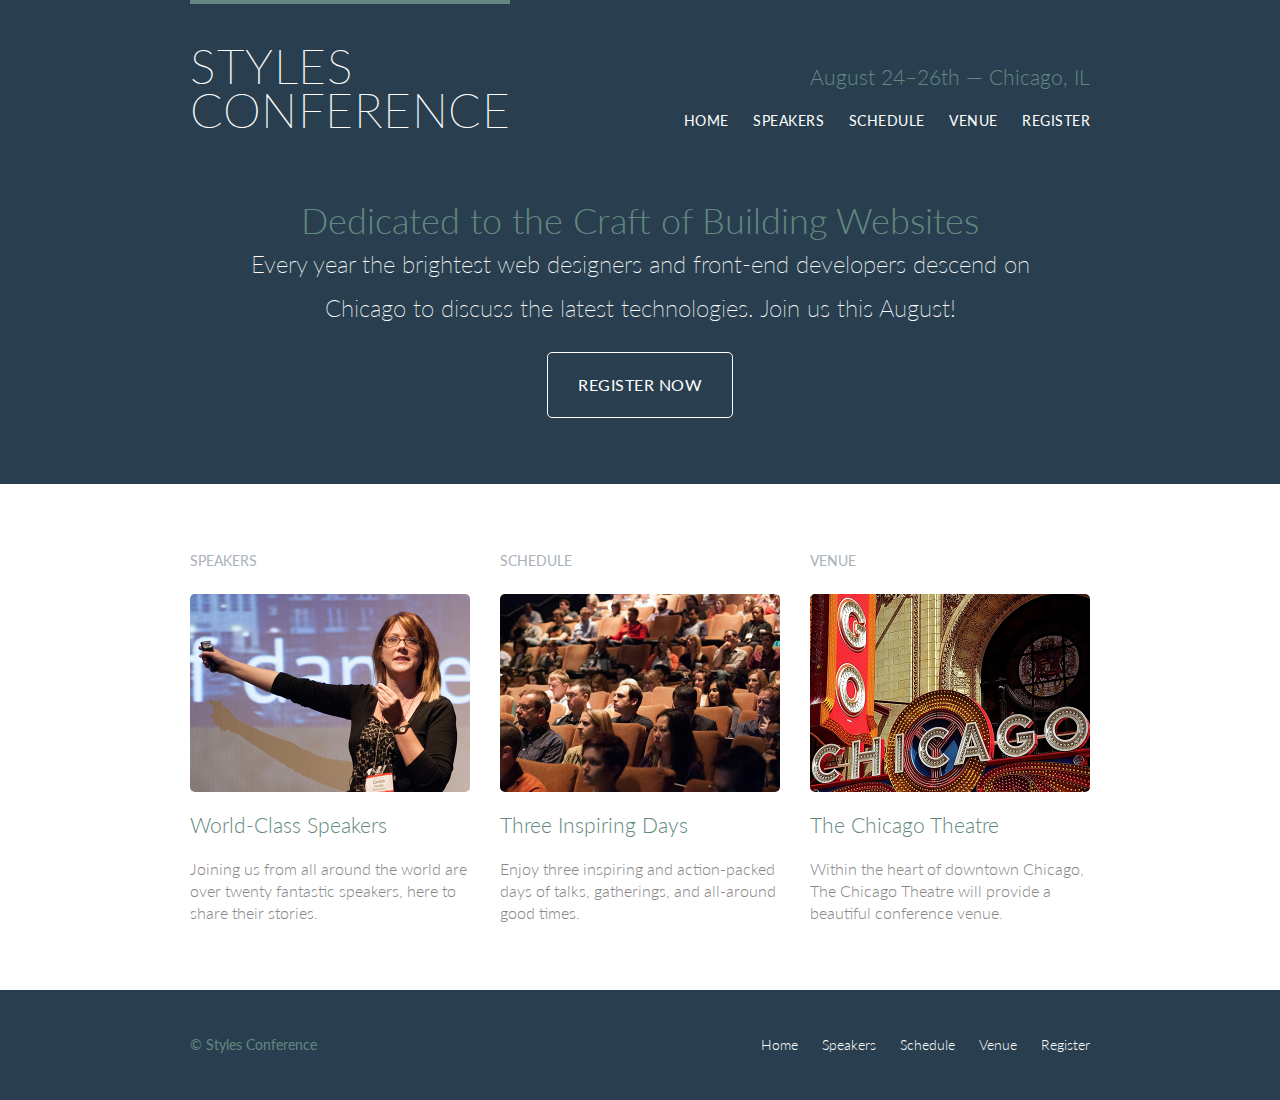
<file: index.html>
<!DOCTYPE html>
<html lang="en">

<head>
    <meta charset="UTF-8">
    <meta http-equiv="X-UA-Compatible" content="IE=edge">
    <meta name="viewport" content="width=device-width, initial-scale=1.0">
    <title>Styles Conference</title>

    <meta name="author" content="Hunter Faulkner">
    <meta name="date" content="1/27/2022">

    <link rel="stylesheet" href="styles/style.css">
    <link rel="stylesheet" href="http://fonts.googleapis.com/css?family=Lato:100,300,400">

</head>

<body>
    <header class="container group primary-header">
        <h1 class="logo">
            <a href="index.html">Styles <br> Conference</a>
        </h1>
        <h3 class="tagline">August 24&ndash;26th &mdash; Chicago, IL</h3>

        <nav class="nav primary-nav">
            <ul>
                <li><a href="index.html">Home</a></li>
                <!--
                  -->
                <li><a href="pages/speakers.html">Speakers</a></li>
                <!--
                  -->
                <li><a href="pages/schedule.html">Schedule</a></li>
                <!--
                  -->
                <li><a href="pages/venue.html">Venue</a></li>
                <!--
                  -->
                <li><a href="pages/register.html">Register</a></li>
            </ul>
        </nav>
    </header>
    <section class="hero container">
        <h2>Dedicated to the Craft of Building Websites</h2>
        <p>Every year the brightest web designers and front-end developers descend on Chicago to discuss the latest
            technologies. Join us this August!</p>
        <a class="btn btn-alt" href="register.html">Register Now</a>
    </section>
    <section class="row">
        <div class="grid">
            <section class="teaser col-1-3">
                <h5>Speakers</h5>
                <a href="pages/speakers.html">
                    <img src="images/home/speakers.jpg" alt="Professional Speaker">
                    <h3>World-Class Speakers</h3>
                </a>
                <p>Joining us from all around the world are over twenty fantastic speakers, here to share their stories.
                </p>
            </section><!--
            --><section class="teaser col-1-3">
                <h5>Schedule</h5>
                <a href="pages/schedule.html">
                    <img src="images/home/schedule.jpg" alt="Conference Meeting">
                    <h3>Three Inspiring Days</h3>
                </a>
                <p>Enjoy three inspiring and action-packed days of talks, gatherings, and all-around good times.</p>
            </section><!--
            --><section class="teaser col-1-3">
                <h5>Venue</h5>
                <a href="pages/venue.html">
                    <img src="images/home/venue.jpg" alt="Chicago Venue">
                    <h3>The Chicago Theatre</h3>
                </a>
                <p>Within the heart of downtown Chicago, The Chicago Theatre will provide a beautiful conference venue.
                </p>
            </section>
        </div>
    </section>
    <footer class="primary-footer container group">
        <small>&copy; Styles Conference</small>
        <nav class="nav">
            <ul>
                <li><a href="index.html">Home</a></li>
                <!--
                  -->
                <li><a href="pages/speakers.html">Speakers</a></li>
                <!--
                  -->
                <li><a href="pages/schedule.html">Schedule</a></li>
                <!--
                  -->
                <li><a href="pages/venue.html">Venue</a></li>
                <!--
                  -->
                <li><a href="pages/register.html">Register</a></li>
            </ul>
        </nav>
    </footer>
</body>

</html>
</file>
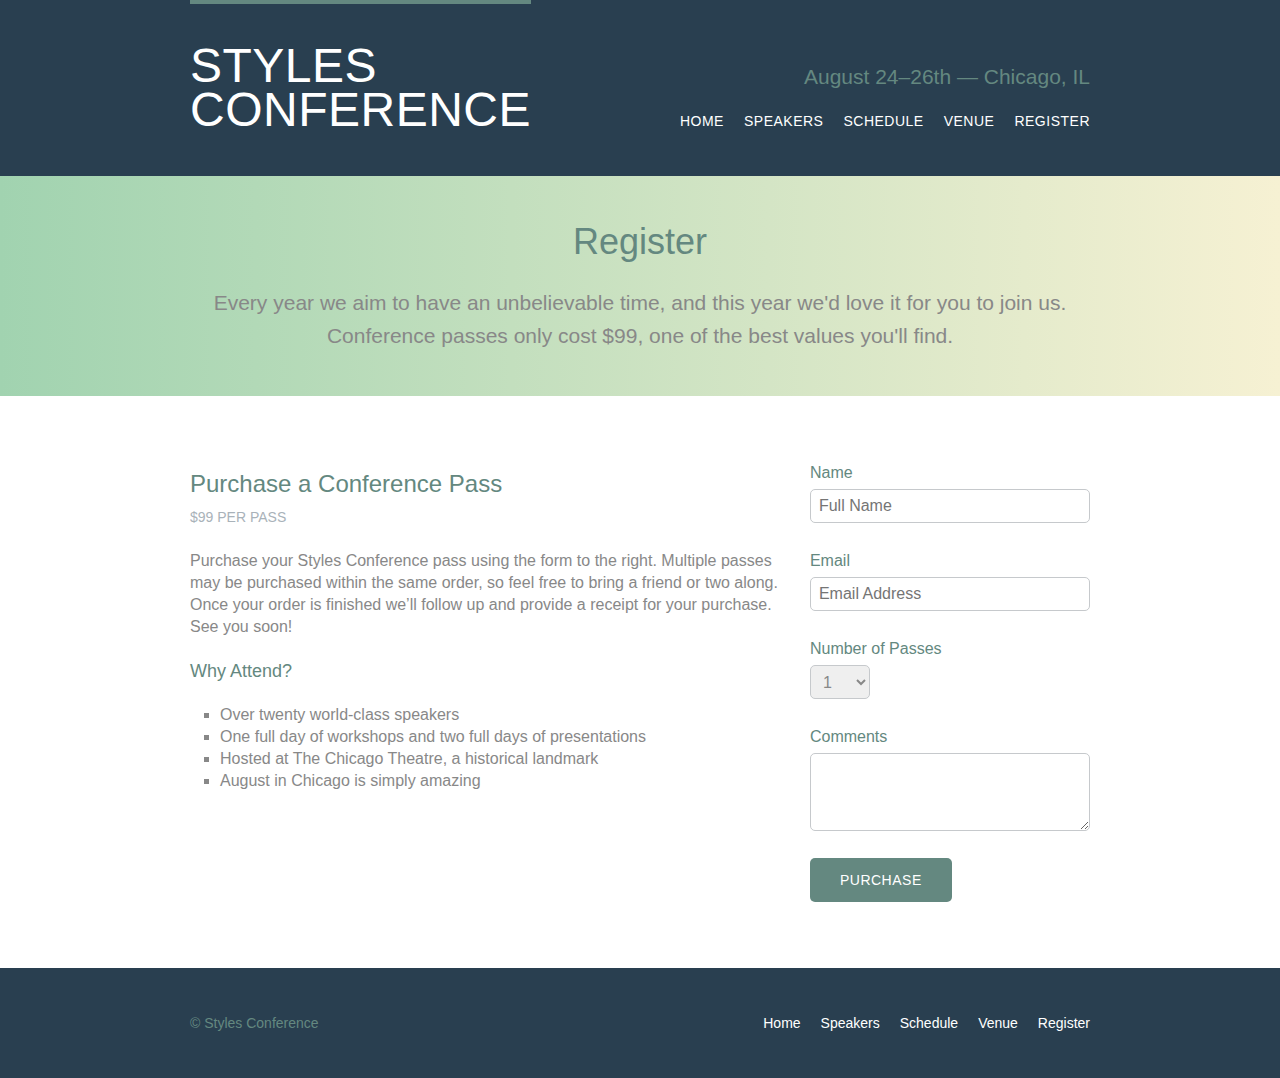
<file: pages/register.html>
<!DOCTYPE html>
<html lang="en">
    <head>
        <meta charset="UTF-8">
        <meta http-equiv="X-UA-Compatible" content="IE=edge">
        <meta name="viewport" content="width=device-width, initial-scale=1.0">
        <title>Styles Conference</title>

        <meta name="author" content="Hunter Faulkner">
        <meta name="date" content="1/27/2022">

        <link rel="stylesheet" href="../styles/style.css">
    </head>
    <body>
        <header class="primary-header container group">
            <h1 class="logo">
                <a href="../index.html">Styles <br> Conference</a>
            </h1>
            <h3 class="tagline">August 24–26th — Chicago, IL</h3>
            <nav class="nav primary-nav">
                <ul>
                  <li><a href="../index.html">Home</a></li><!--
                  --><li><a href="speakers.html">Speakers</a></li><!--
                  --><li><a href="schedule.html">Schedule</a></li><!--
                  --><li><a href="venue.html">Venue</a></li><!--
                  --><li><a href="register.html">Register</a></li>
                </ul>
            </nav>
        </header>
        <section class="row-alt">
            <div class="lead container">
                <h1>Register</h1>
                <p>Every year we aim to have an unbelievable time, and this year we'd love it for you to join us. Conference passes only cost $99, one of the best values you'll find.</p>
            </div>
        </section>
        <section class="row">
            <div class="grid">
                <section class="col-2-3">
                    <h2>Purchase a Conference Pass</h2>
                    <h5>$99 per Pass</h5>
                    <p>Purchase your Styles Conference pass using the form to the right. Multiple passes may be purchased within the same order, so feel free to bring a friend or two along. Once your order is finished we&#8217;ll follow up and provide a receipt for your purchase. See you soon!</p>
                    <h4>Why Attend?</h4>
                    <ul class="why-attend">
                        <li>Over twenty world-class speakers</li>
                        <li>One full day of workshops and two full days of presentations</li>
                        <li>Hosted at The Chicago Theatre, a historical landmark</li>
                        <li>August in Chicago is simply amazing</li>
                    </ul>
                </section><!--
                --><form class="col-1-3" action="#" method="post">
                    <fieldset class="register-group">
                        <label>
                            Name
                            <input type="text" name="name" placeholder="Full Name" required>
                        </label>
                        <label>
                            Email
                            <input type="email" name="email" placeholder="Email Address" required>
                        </label>
                        <label>
                            Number of Passes
                            <select name="quantity" required>
                                <option value="1" selected>1</option>
                                <option value="2">2</option>
                                <option value="3">3</option>
                                <option value="4">4</option>
                                <option value="5">5</option>
                            </select>
                        </label>
                        <label>
                            Comments
                            <textarea name="comments"></textarea>
                        </label>
                    </fieldset>
                    <input class="btn btn-default" type="submit" name="submit" value="Purchase">
                </form>
            </div>
        </section>
        <footer class="primary-footer container group">
            <small>&copy; Styles Conference</small>
            <nav class="nav">
                <ul>
                  <li><a href="../index.html">Home</a></li><!--
                  --><li><a href="speakers.html">Speakers</a></li><!--
                  --><li><a href="schedule.html">Schedule</a></li><!--
                  --><li><a href="venue.html">Venue</a></li><!--
                  --><li><a href="register.html">Register</a></li>
                </ul>
            </nav>
        </footer>
    </body>
</html>
</file>
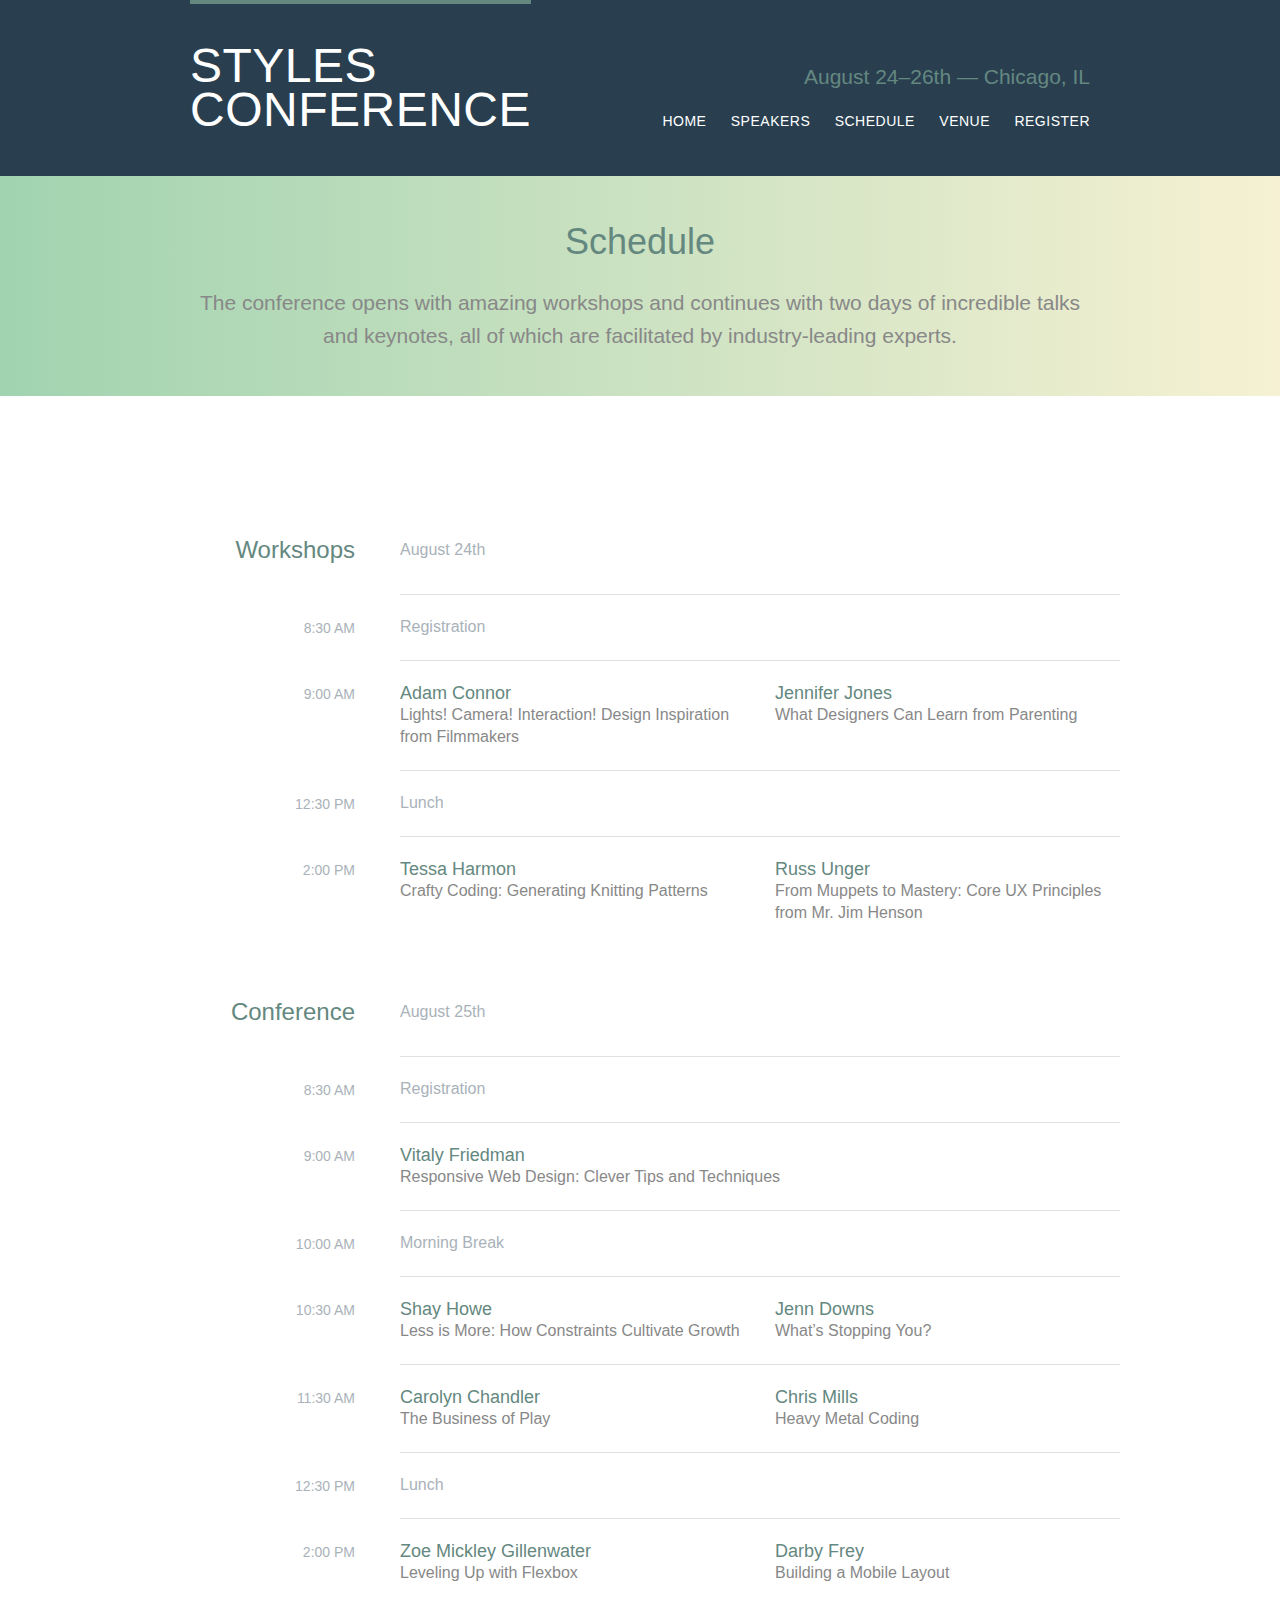
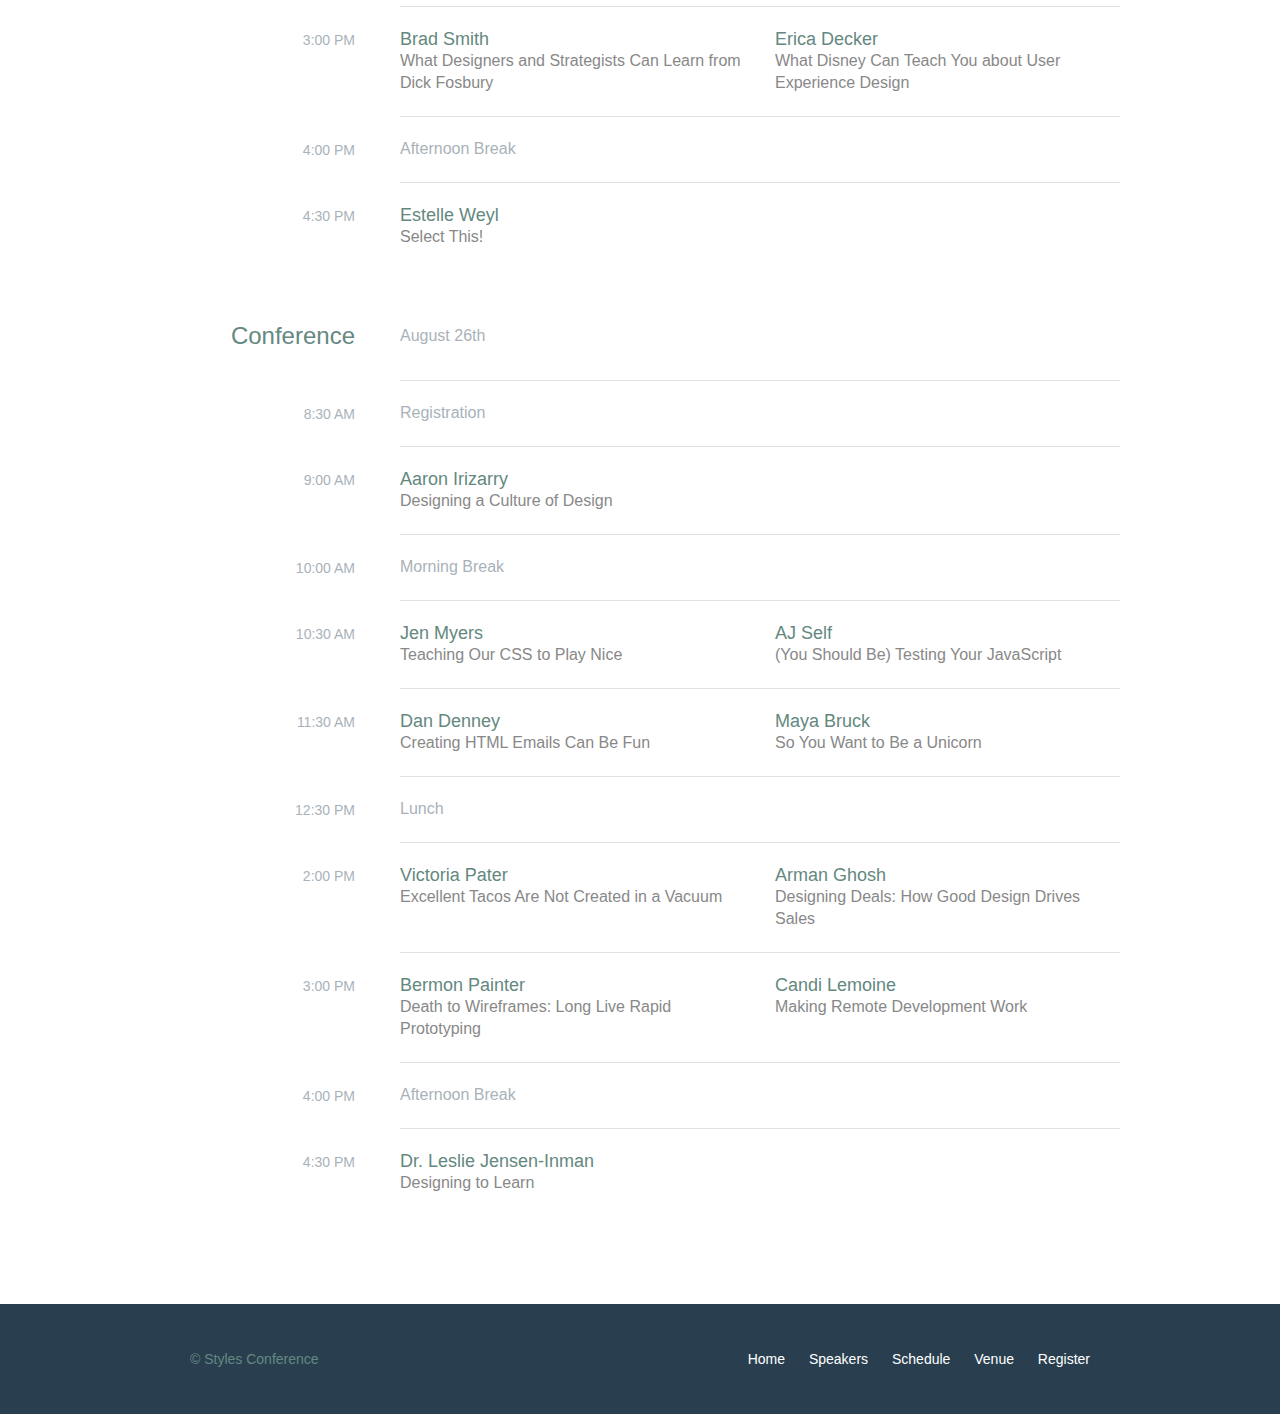
<file: pages/schedule.html>
<!DOCTYPE html>
<html lang="en">

<head>
    <meta charset="UTF-8">
    <meta http-equiv="X-UA-Compatible" content="IE=edge">
    <meta name="viewport" content="width=device-width, initial-scale=1.0">
    <title>Styles Conference</title>

    <meta name="author" content="Hunter Faulkner">
    <meta name="date" content="1/27/2022">

    <link rel="stylesheet" href="../styles/style.css">
</head>

<body>
    <header class="primary-header container group">
        <h1 class="logo">
            <a href="../index.html">Styles <br> Conference</a>
        </h1>
        <h3 class="tagline">August 24–26th — Chicago, IL</h3>
        <nav class="nav primary-nav">
            <ul>
                <li><a href="../index.html">Home</a></li>
                <!--
                  -->
                <li><a href="speakers.html">Speakers</a></li>
                <!--
                  -->
                <li><a href="schedule.html">Schedule</a></li>
                <!--
                  -->
                <li><a href="venue.html">Venue</a></li>
                <!--
                  -->
                <li><a href="register.html">Register</a></li>
            </ul>
        </nav>
    </header>
    <section class="row-alt">
        <div class="lead container">
            <h1>Schedule</h1>
            <p>The conference opens with amazing workshops and continues with two days of incredible talks and keynotes,
                all of which are facilitated by industry-leading experts.</p>
        </div>
    </section>
    <section class="row">
        <div class="container">
            <section class="row">
                <div class="container">

                    <table>
                        <thead>
                            <tr>
                                <th scope="row">
                                    Workshops
                                </th>
                                <td class="schedule-offset" colspan="2">
                                    August 24th
                                </td>
                            </tr>
                        </thead>
                        <tbody>
                            <tr>
                                <th scope="row">
                                    <time datetime="08:30:00">8:30 AM</time>
                                </th>
                                <td class="schedule-offset" colspan="2">
                                    Registration
                                </td>
                            </tr>
                            <tr>
                                <th scope="row">
                                    <time datetime="09:00:00">9:00 AM</time>
                                </th>
                                <td>
                                    <a href="speakers.html#adam-connor">
                                        <h4>Adam Connor</h4>
                                        Lights! Camera! Interaction! Design Inspiration from Filmmakers
                                    </a>
                                </td>
                                <td>
                                    <a href="speakers.html#jennifer-jones">
                                        <h4>Jennifer Jones</h4>
                                        What Designers Can Learn from Parenting
                                    </a>
                                </td>
                            </tr>
                            <tr>
                                <th scope="row">
                                    <time datetime="12:30:00">12:30 PM</time>
                                </th>
                                <td class="schedule-offset" colspan="2">
                                    Lunch
                                </td>
                            </tr>
                            <tr>
                                <th scope="row">
                                    <time datetime="14:00">2:00 PM</time>
                                </th>
                                <td>
                                    <a href="speakers.html#tessa-harmon">
                                        <h4>Tessa Harmon</h4>
                                        Crafty Coding: Generating Knitting Patterns
                                    </a>
                                </td>
                                <td>
                                    <a href="speakers.html#russ-unger">
                                        <h4>Russ Unger</h4>
                                        From Muppets to Mastery: Core UX Principles from Mr. Jim Henson
                                    </a>
                                </td>
                            </tr>
                        </tbody>
                    </table>

                    <table>
                        <thead>
                            <tr>
                                <th scope="row">
                                    Conference
                                </th>
                                <td class="schedule-offset" colspan="2">
                                    August 25th
                                </td>
                            </tr>
                        </thead>
                        <tbody>
                            <tr>
                                <th scope="row">
                                    <time datetime="08:30:00">8:30 AM</time>
                                </th>
                                <td class="schedule-offset" colspan="2">
                                    Registration
                                </td>
                            </tr>
                            <tr>
                                <th scope="row">
                                    <time datetime="09:00:00">9:00 AM</time>
                                </th>
                                <td colspan="2">
                                    <a href="speakers.html#vitaly-friedman">
                                        <h4>Vitaly Friedman</h4>
                                        Responsive Web Design: Clever Tips and Techniques
                                    </a>
                                </td>
                            </tr>
                            <tr>
                                <th scope="row">
                                    <time datetime="10:00:00">10:00 AM</time>
                                </th>
                                <td class="schedule-offset" colspan="2">
                                    Morning Break
                                </td>
                            </tr>
                            <tr>
                                <th scope="row">
                                    <time datetime="10:30:00">10:30 AM</time>
                                </th>
                                <td>
                                    <a href="speakers.html#shay-howe">
                                        <h4>Shay Howe</h4>
                                        Less is More: How Constraints Cultivate Growth
                                    </a>
                                </td>
                                <td>
                                    <a href="speakers.html#jenn-downs">
                                        <h4>Jenn Downs</h4>
                                        What’s Stopping You?
                                    </a>
                                </td>
                            </tr>
                            <tr>
                                <th scope="row">
                                    <time datetime="11:30:00">11:30 AM</time>
                                </th>
                                <td>
                                    <a href="speakers.html#carolyn-chandler">
                                        <h4>Carolyn Chandler</h4>
                                        The Business of Play
                                    </a>
                                </td>
                                <td>
                                    <a href="speakers.html#chris-mills">
                                        <h4>Chris Mills</h4>
                                        Heavy Metal Coding
                                    </a>
                                </td>
                            </tr>
                            <tr>
                                <th scope="row">
                                    <time datetime="12:30:00">12:30 PM</time>
                                </th>
                                <td class="schedule-offset" colspan="2">
                                    Lunch
                                </td>
                            </tr>
                            <tr>
                                <th scope="row">
                                    <time datetime="14:00">2:00 PM</time>
                                </th>
                                <td>
                                    <a href="speakers.html#zoe-mickley-gillenwater">
                                        <h4>Zoe Mickley Gillenwater</h4>
                                        Leveling Up with Flexbox
                                    </a>
                                </td>
                                <td>
                                    <a href="speakers.html#darby-frey">
                                        <h4>Darby Frey</h4>
                                        Building a Mobile Layout
                                    </a>
                                </td>
                            </tr>
                            <tr>
                                <th scope="row">
                                    <time datetime="15:00:00">3:00 PM</time>
                                </th>
                                <td>
                                    <a href="speakers.html#brad-smith">
                                        <h4>Brad Smith</h4>
                                        What Designers and Strategists Can Learn from Dick Fosbury
                                    </a>
                                </td>
                                <td>
                                    <a href="speakers.html#erica-decker">
                                        <h4>Erica Decker</h4>
                                        What Disney Can Teach You about User Experience Design
                                    </a>
                                </td>
                            </tr>
                            <tr>
                                <th scope="row">
                                    <time datetime="16:00:00">4:00 PM</time>
                                </th>
                                <td class="schedule-offset" colspan="2">
                                    Afternoon Break
                                </td>
                            </tr>
                            <tr>
                                <th scope="row">
                                    <time datetime="16:30:00">4:30 PM</time>
                                </th>
                                <td colspan="2">
                                    <a href="speakers.html#estelle-weyl">
                                        <h4>Estelle Weyl</h4>
                                        Select This!
                                    </a>
                                </td>
                            </tr>
                        </tbody>
                    </table>

                    <table>
                        <thead>
                            <tr>
                                <th scope="row">
                                    Conference
                                </th>
                                <td class="schedule-offset" colspan="2">
                                    August 26th
                                </td>
                            </tr>
                        </thead>
                        <tbody>
                            <tr>
                                <th scope="row">
                                    <time datetime="08:30:00">8:30 AM</time>
                                </th>
                                <td class="schedule-offset" colspan="2">
                                    Registration
                                </td>
                            </tr>
                            <tr>
                                <th scope="row">
                                    <time datetime="09:00:00">9:00 AM</time>
                                </th>
                                <td colspan="2">
                                    <a href="speakers.html#aaron-irizarry">
                                        <h4>Aaron Irizarry</h4>
                                        Designing a Culture of Design
                                    </a>
                                </td>
                            </tr>
                            <tr>
                                <th scope="row">
                                    <time datetime="10:00:00">10:00 AM</time>
                                </th>
                                <td class="schedule-offset" colspan="2">
                                    Morning Break
                                </td>
                            </tr>
                            <tr>
                                <th scope="row">
                                    <time datetime="10:30:00">10:30 AM</time>
                                </th>
                                <td>
                                    <a href="speakers.html#jen-myers">
                                        <h4>Jen Myers</h4>
                                        Teaching Our CSS to Play Nice
                                    </a>
                                </td>
                                <td>
                                    <a href="speakers.html#aj-self">
                                        <h4>AJ Self</h4>
                                        (You Should Be) Testing Your JavaScript
                                    </a>
                                </td>
                            </tr>
                            <tr>
                                <th scope="row">
                                    <time datetime="11:30:00">11:30 AM</time>
                                </th>
                                <td>
                                    <a href="speakers.html#dan-denney">
                                        <h4>Dan Denney</h4>
                                        Creating HTML Emails Can Be Fun
                                    </a>
                                </td>
                                <td>
                                    <a href="speakers.html#maya-bruck">
                                        <h4>Maya Bruck</h4>
                                        So You Want to Be a Unicorn
                                    </a>
                                </td>
                            </tr>
                            <tr>
                                <th scope="row">
                                    <time datetime="12:30:00">12:30 PM</time>
                                </th>
                                <td class="schedule-offset" colspan="2">
                                    Lunch
                                </td>
                            </tr>
                            <tr>
                                <th scope="row">
                                    <time datetime="14:00">2:00 PM</time>
                                </th>
                                <td>
                                    <a href="speakers.html#victoria-pater">
                                        <h4>Victoria Pater</h4>
                                        Excellent Tacos Are Not Created in a Vacuum
                                    </a>
                                </td>
                                <td>
                                    <a href="speakers.html#arman-ghosh">
                                        <h4>Arman Ghosh</h4>
                                        Designing Deals: How Good Design Drives Sales
                                    </a>
                                </td>
                            </tr>
                            <tr>
                                <th scope="row">
                                    <time datetime="15:00:00">3:00 PM</time>
                                </th>
                                <td>
                                    <a href="speakers.html#bermon-painter">
                                        <h4>Bermon Painter</h4>
                                        Death to Wireframes: Long Live Rapid Prototyping
                                    </a>
                                </td>
                                <td>
                                    <a href="speakers.html#candi-lemoine">
                                        <h4>Candi Lemoine</h4>
                                        Making Remote Development Work
                                    </a>
                                </td>
                            </tr>
                            <tr>
                                <th scope="row">
                                    <time datetime="16:00:00">4:00 PM</time>
                                </th>
                                <td class="schedule-offset" colspan="2">
                                    Afternoon Break
                                </td>
                            </tr>
                            <tr>
                                <th scope="row">
                                    <time datetime="16:30:00">4:30 PM</time>
                                </th>
                                <td colspan="2">
                                    <a href="speakers.html#leslie-jensen-inman">
                                        <h4>Dr. Leslie Jensen-Inman</h4>
                                        Designing to Learn
                                    </a>
                                </td>
                            </tr>
                        </tbody>
                    </table>
                </div>
            </section>
        </div>
    </section>
    <footer class="primary-footer container group">
        <small>&copy; Styles Conference</small>
        <nav class="nav">
            <ul>
                <li><a href="../index.html">Home</a></li>
                <!--
                  -->
                <li><a href="speakers.html">Speakers</a></li>
                <!--
                  -->
                <li><a href="schedule.html">Schedule</a></li>
                <!--
                  -->
                <li><a href="venue.html">Venue</a></li>
                <!--
                  -->
                <li><a href="register.html">Register</a></li>
            </ul>
        </nav>
    </footer>
</body>

</html>
</file>
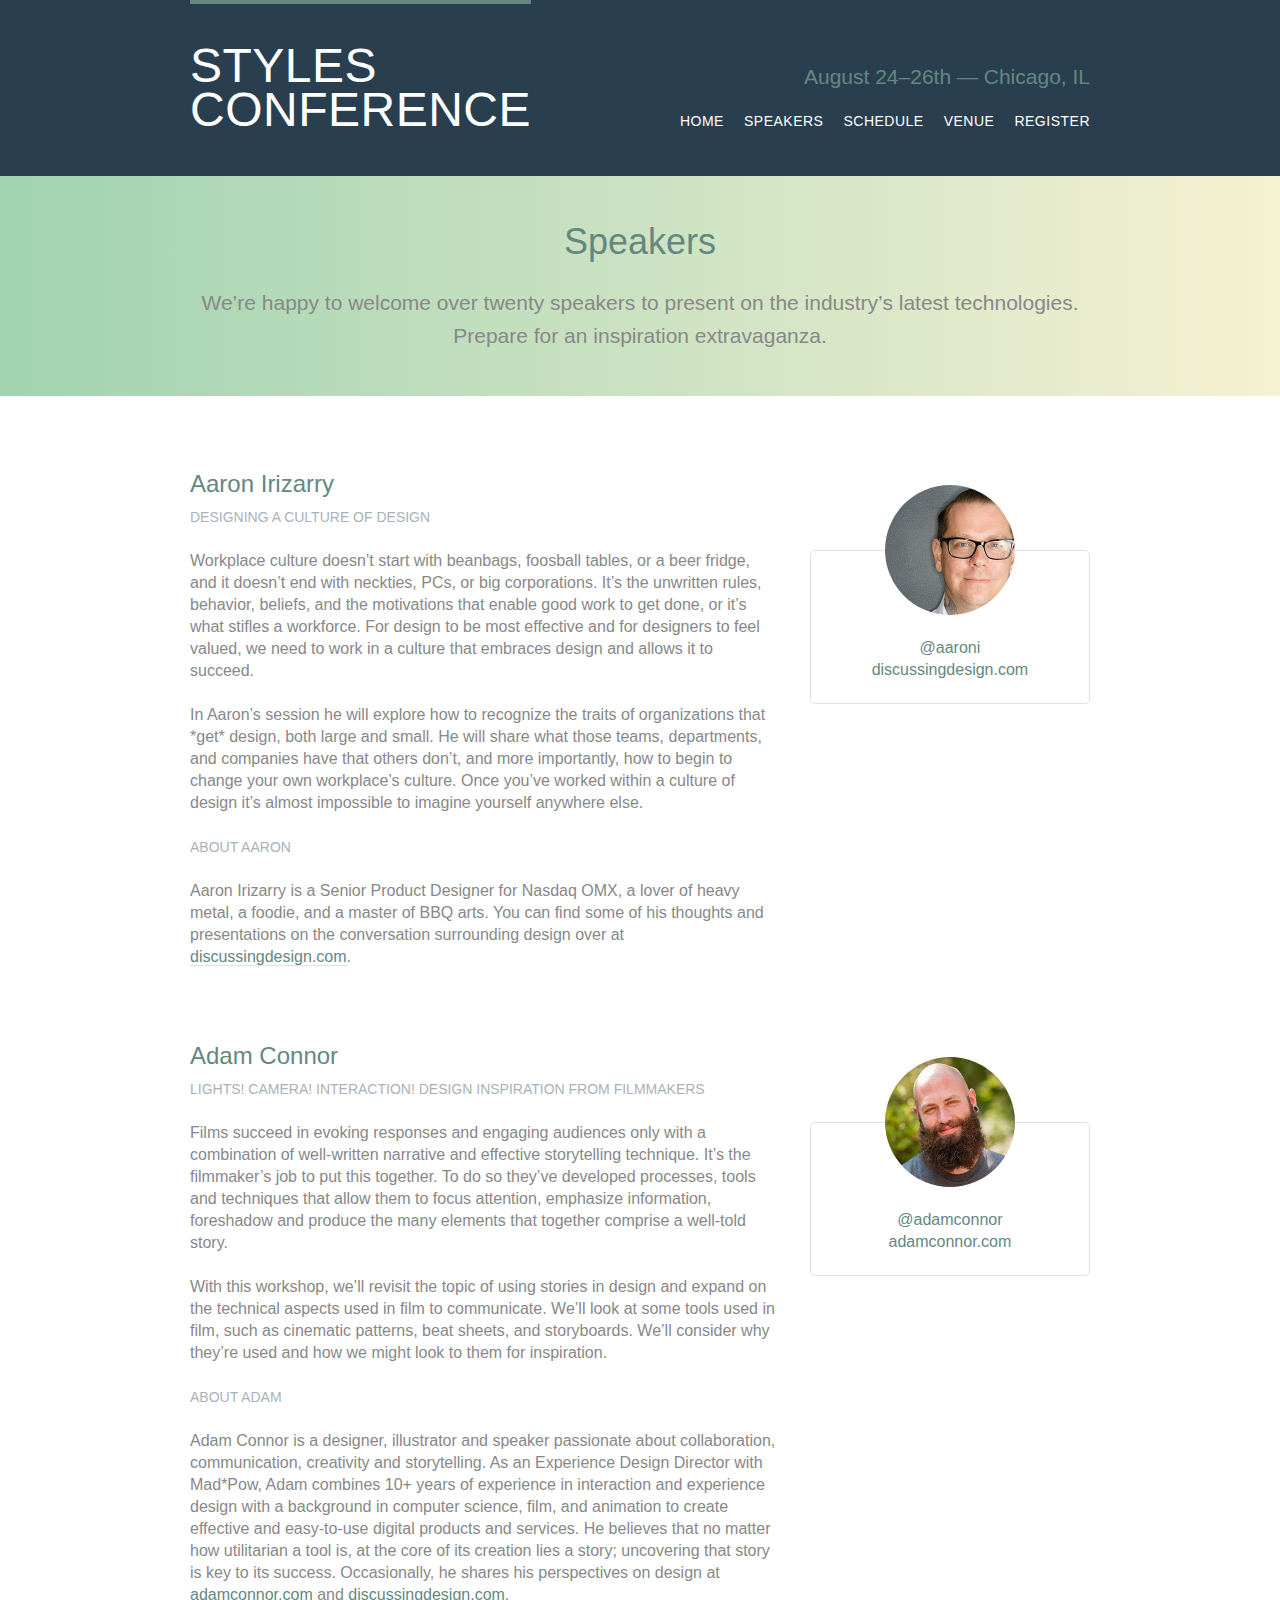
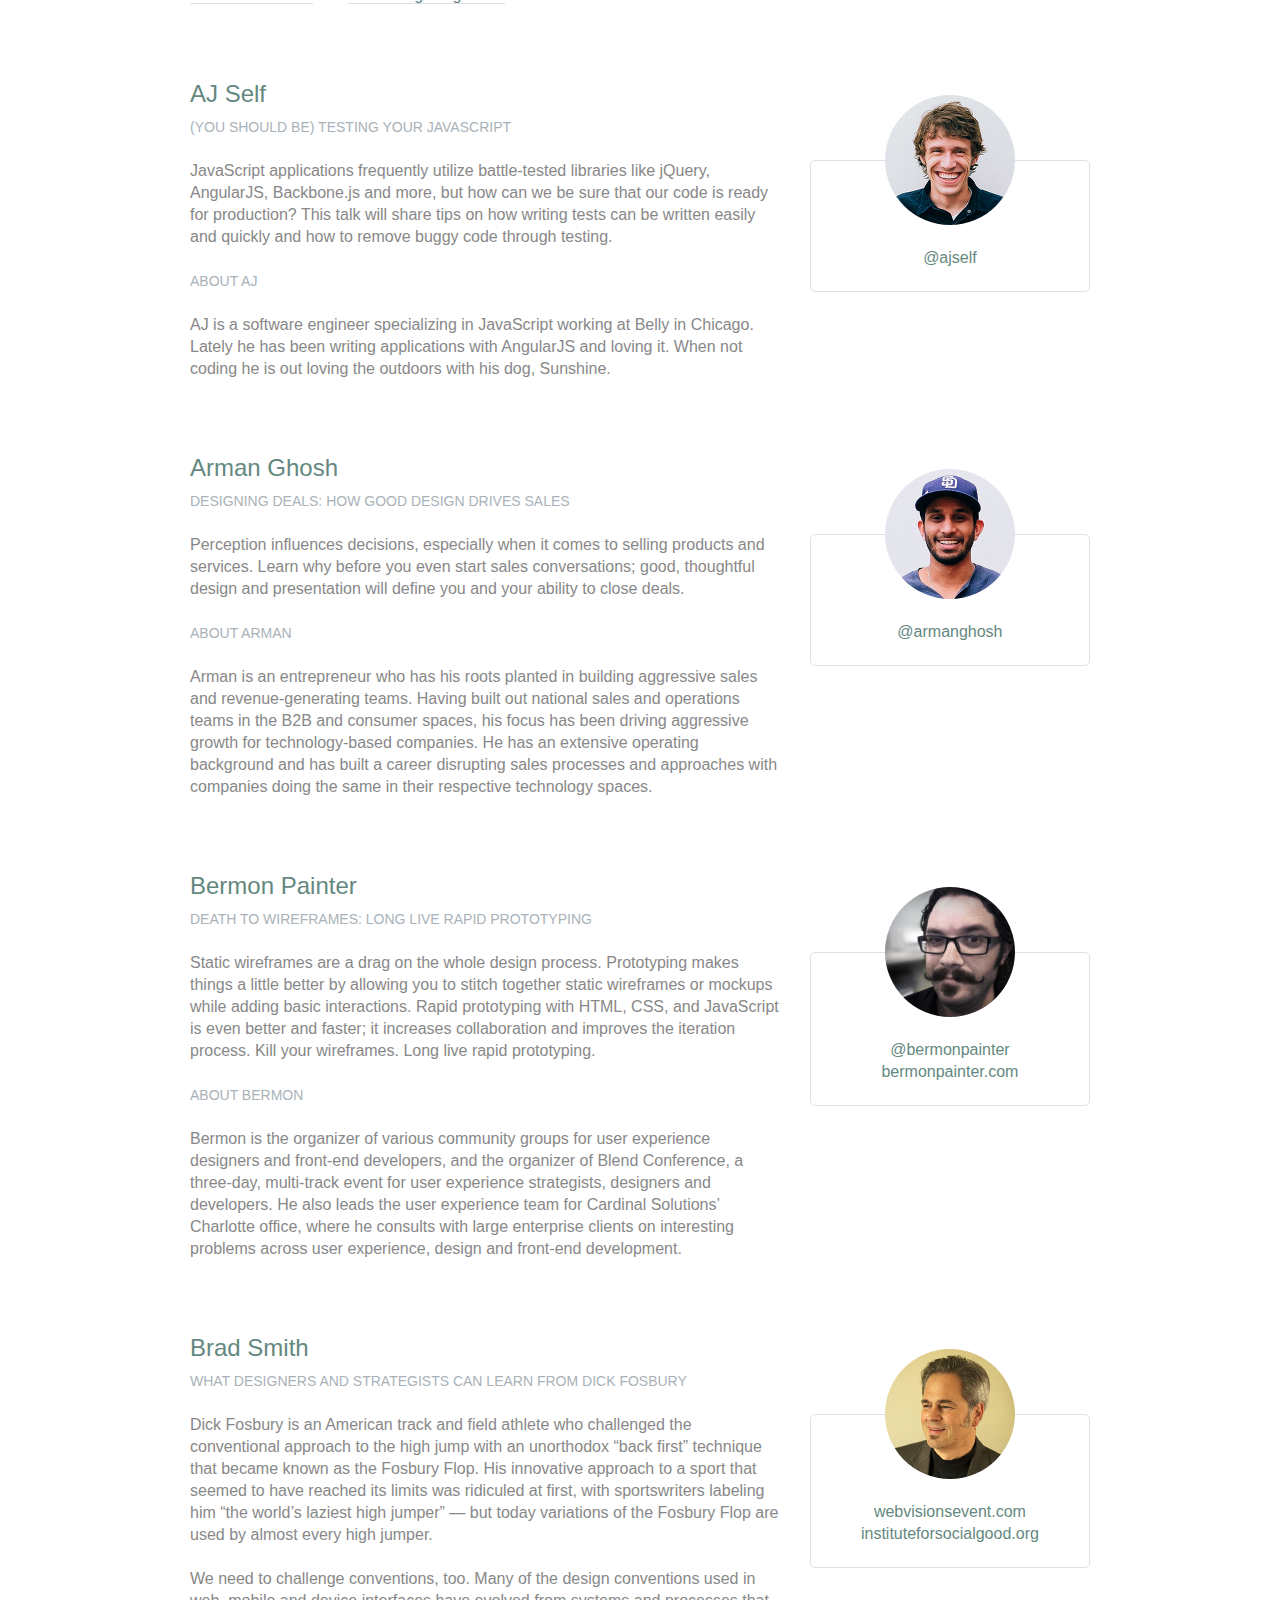
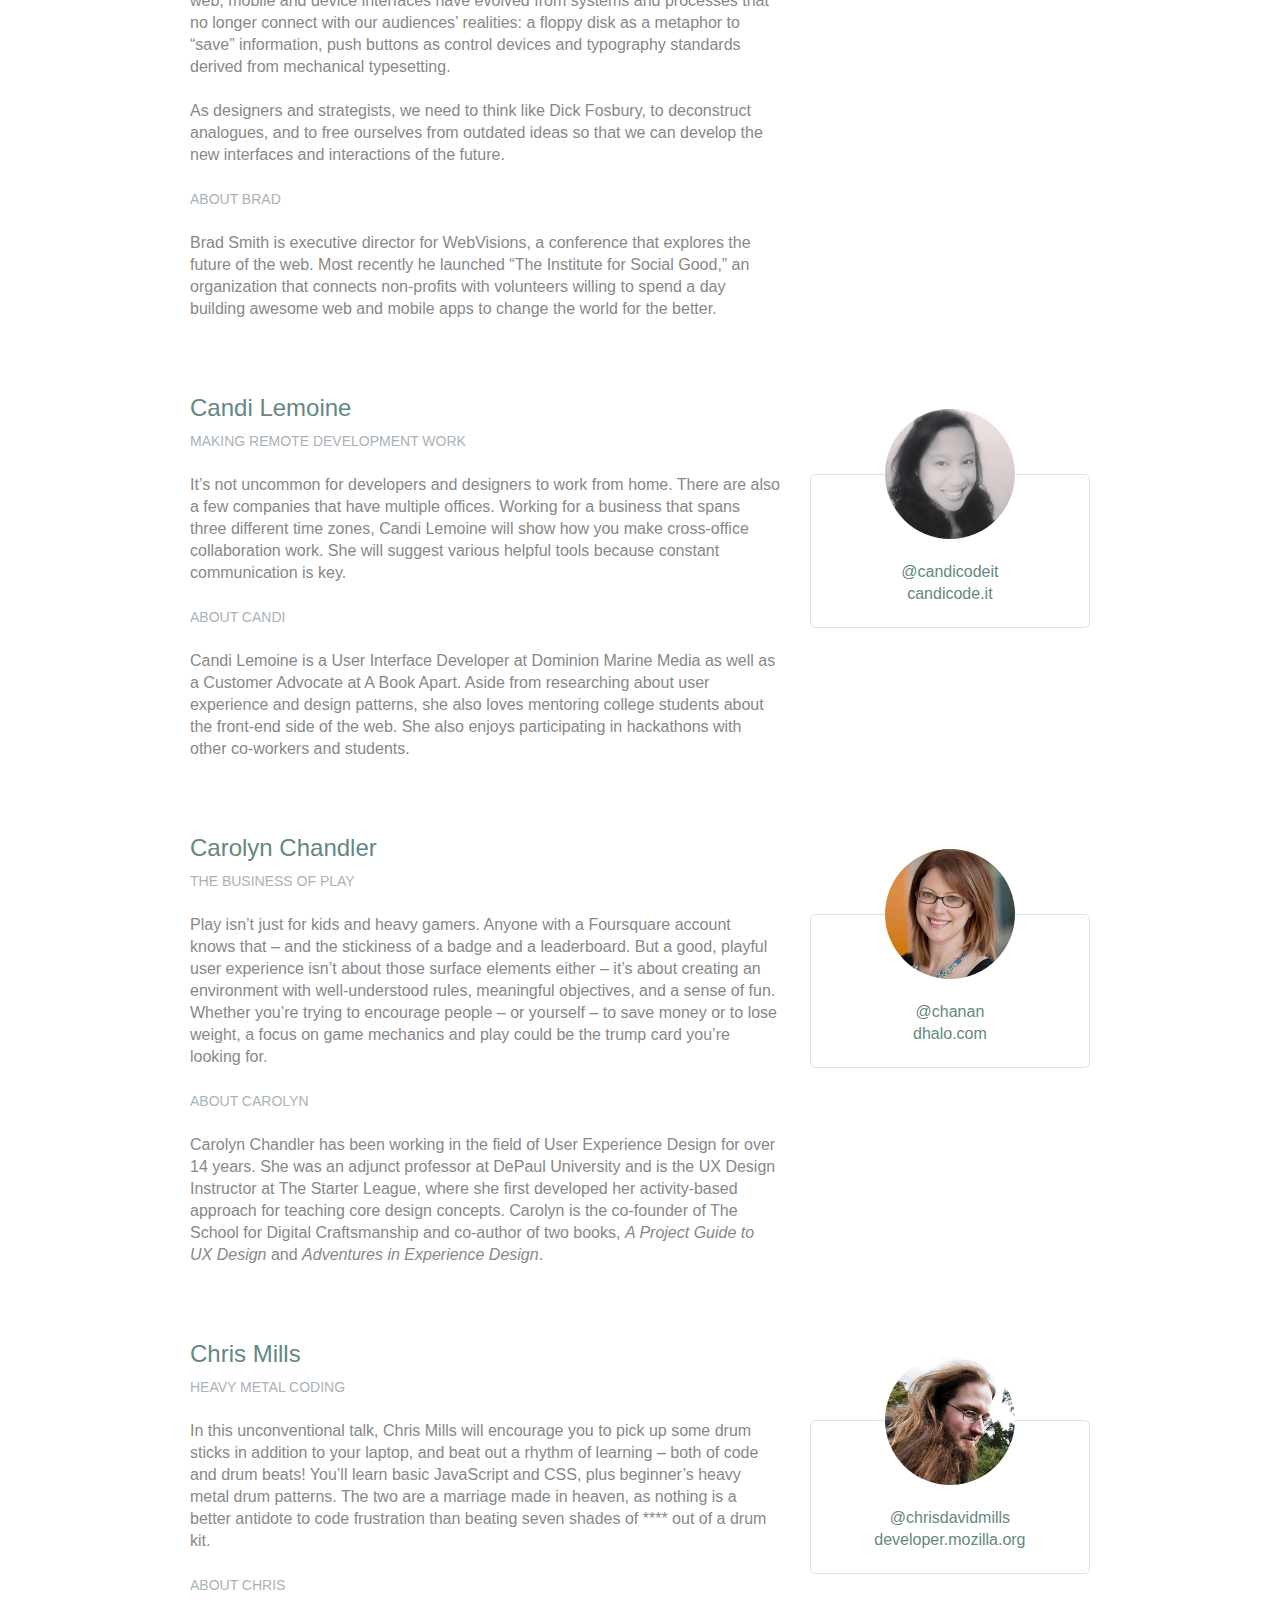
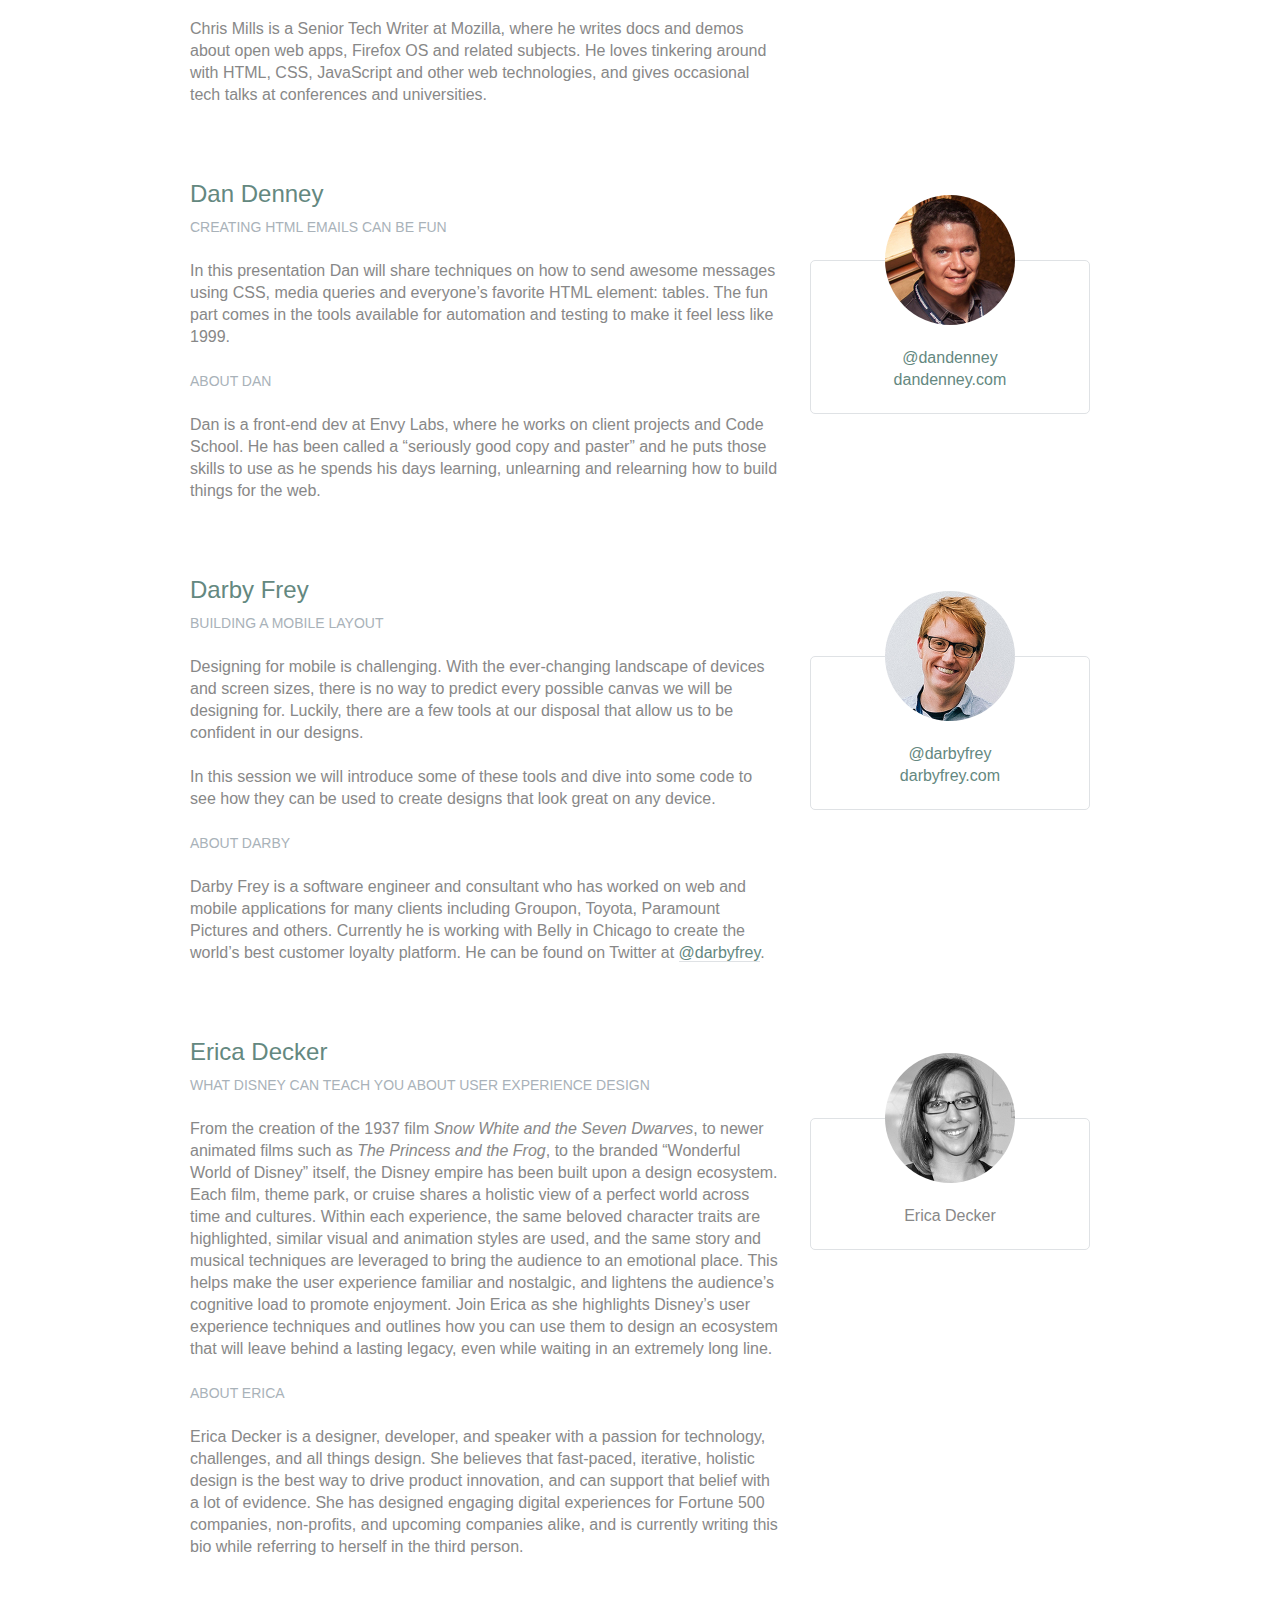
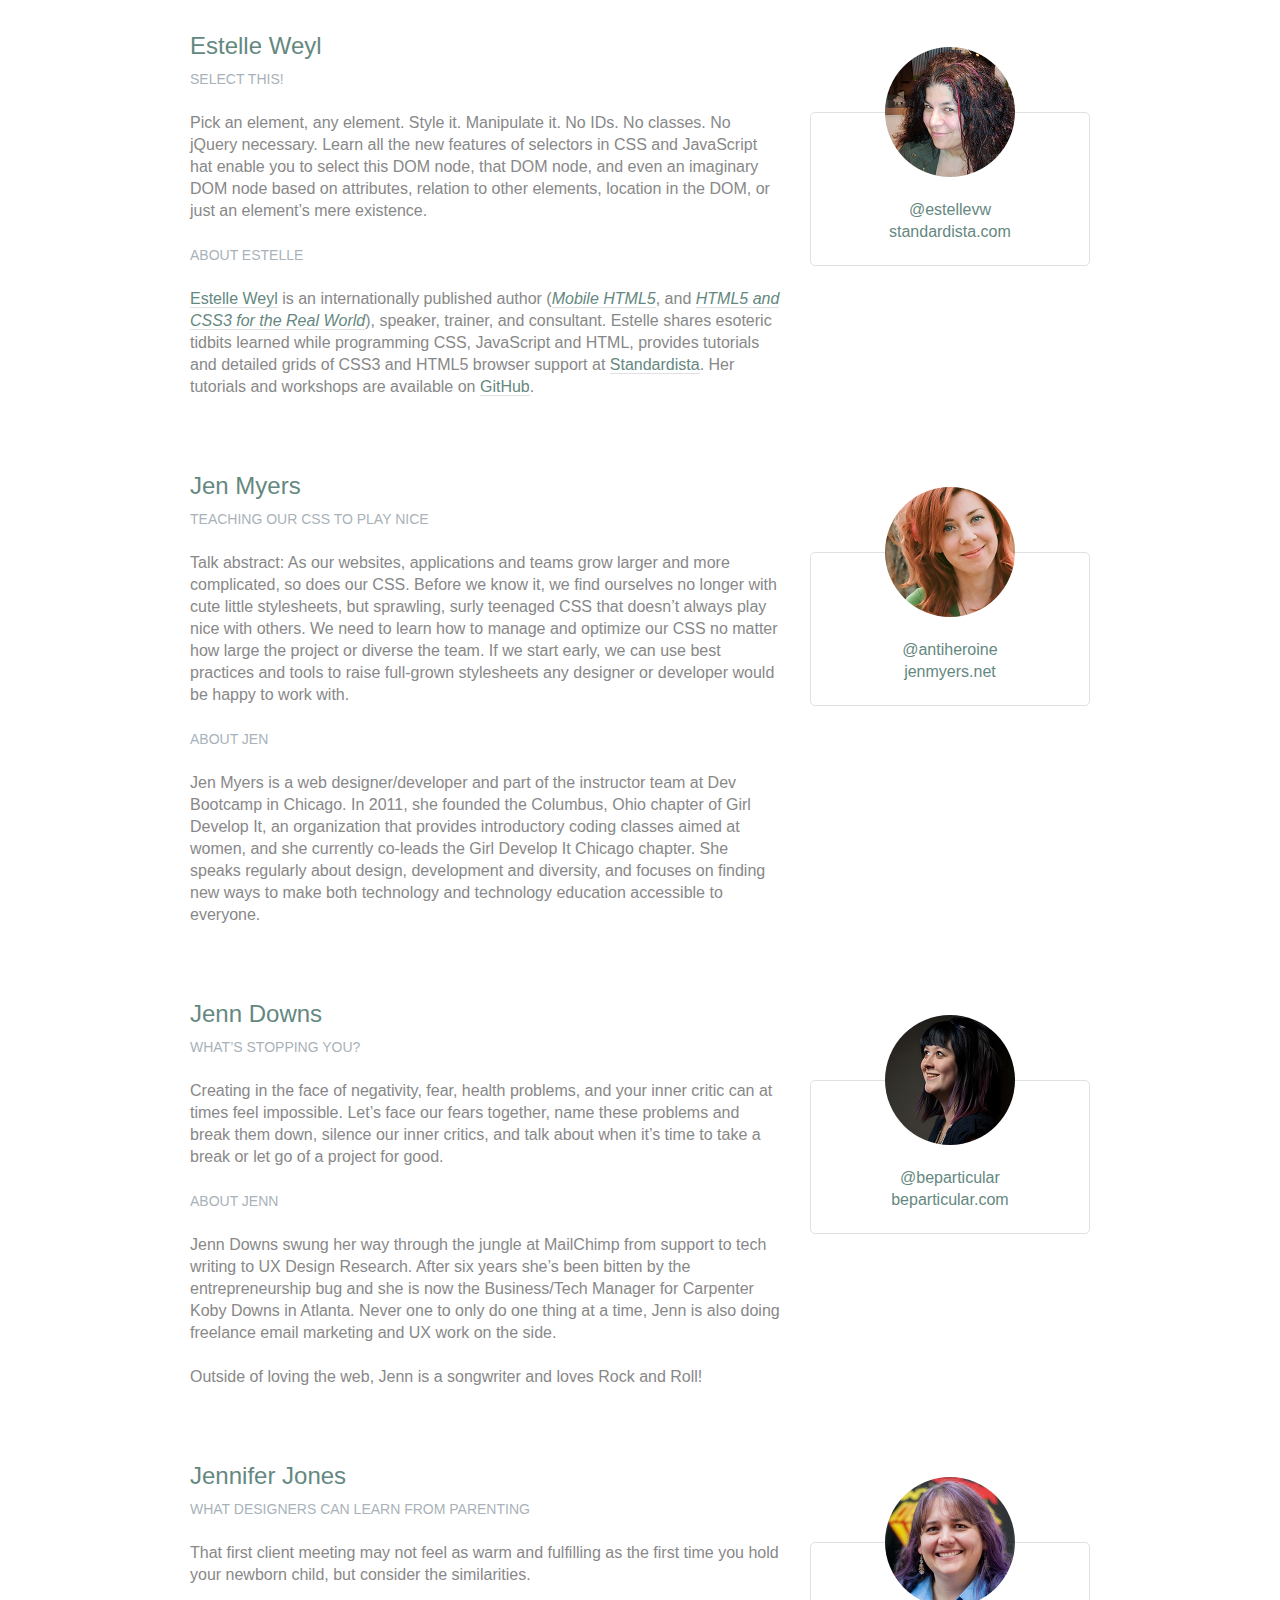
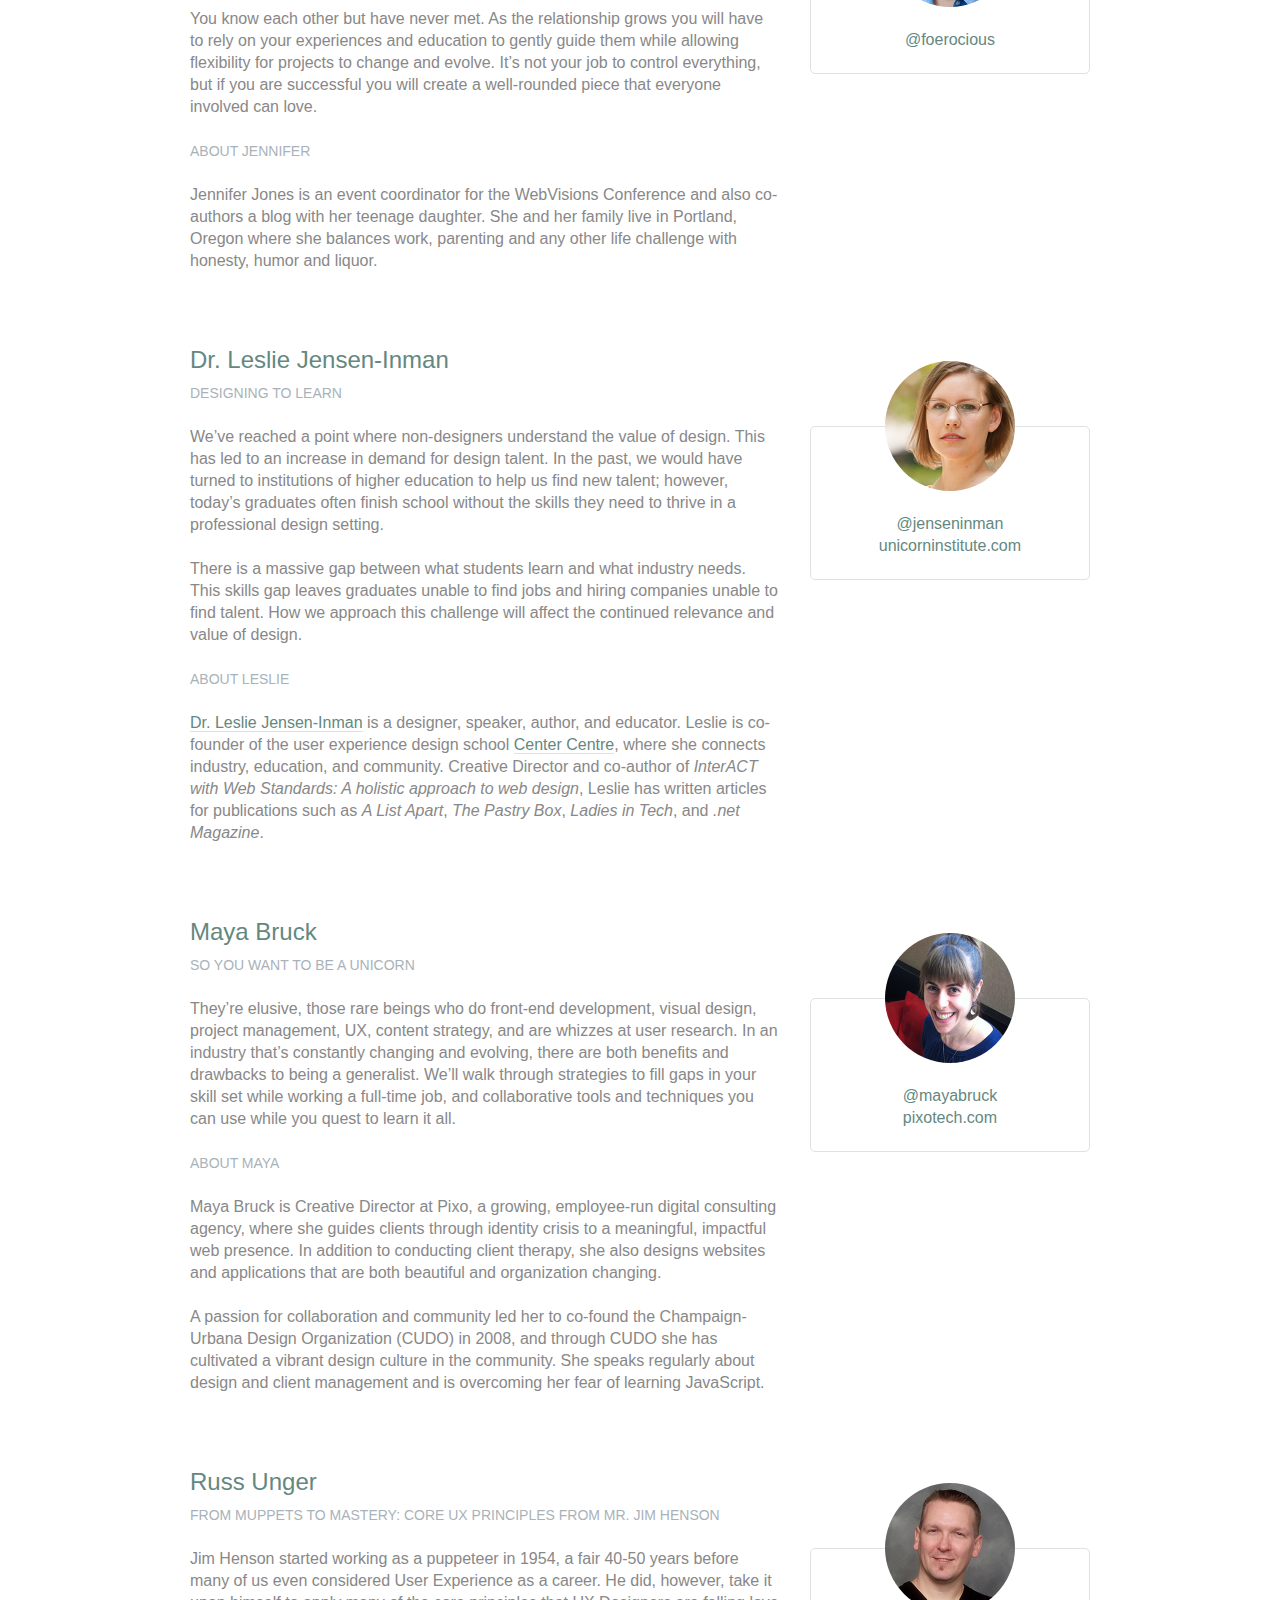
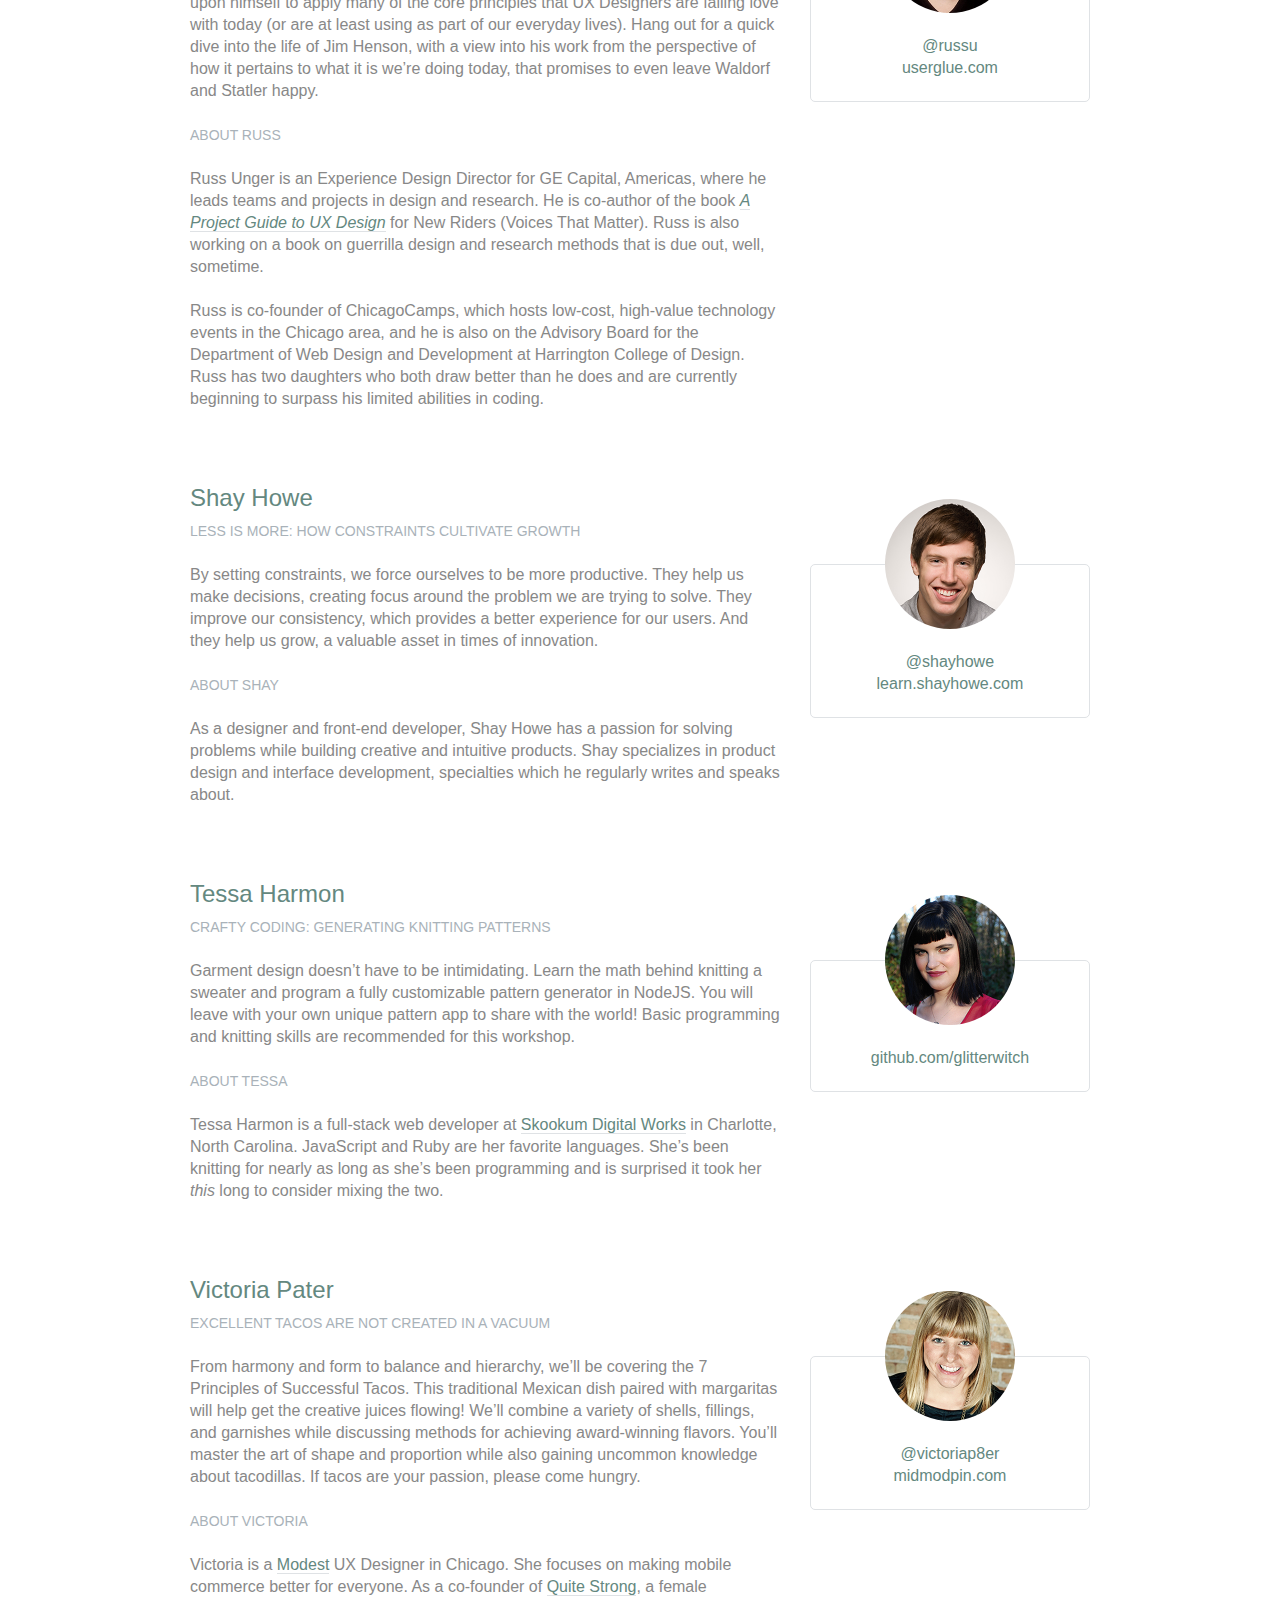
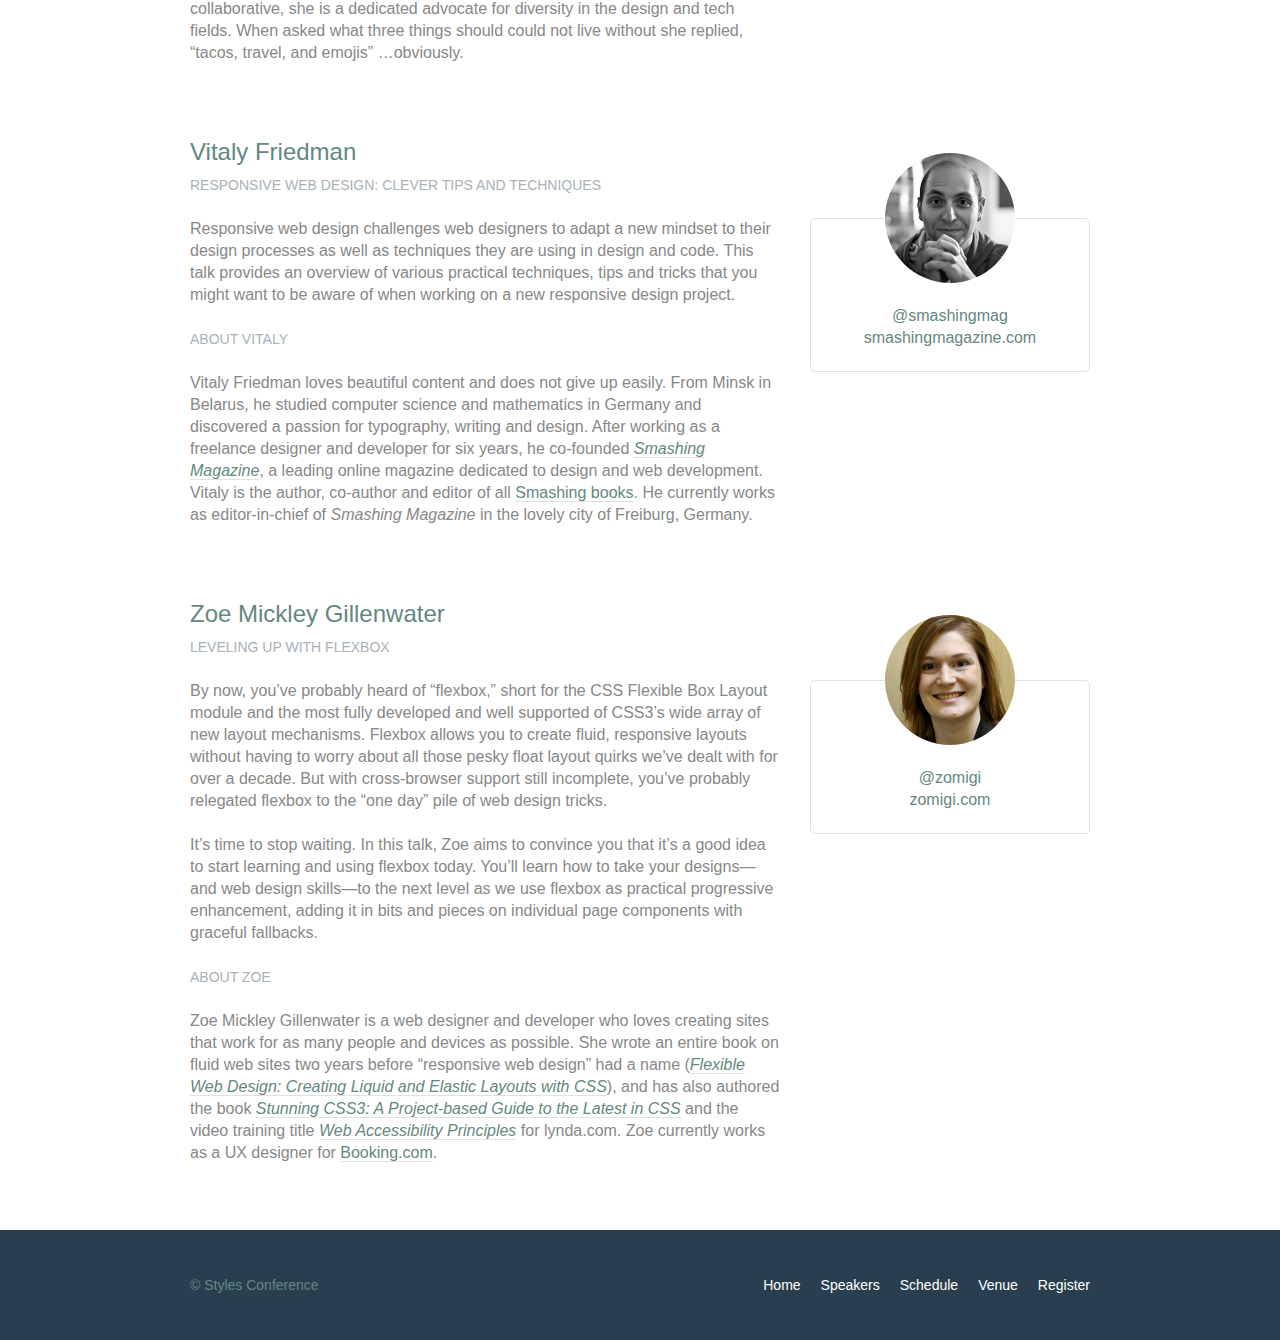
<file: pages/speakers.html>
<!DOCTYPE html>
<html lang="en">
    <head>
        <meta charset="UTF-8">
        <meta http-equiv="X-UA-Compatible" content="IE=edge">
        <meta name="viewport" content="width=device-width, initial-scale=1.0">
        <title>Styles Conference</title>

        <meta name="author" content="Hunter Faulkner">
        <meta name="date" content="1/27/2022">

        <link rel="stylesheet" href="../styles/style.css">
    </head>
    <body>
        <header class="primary-header container group">
            <h1 class="logo">
                <a href="../index.html">Styles <br> Conference</a>
            </h1>
            <h3 class="tagline">August 24–26th — Chicago, IL</h3>
            <nav class="nav primary-nav">
                <ul>
                  <li><a href="../index.html">Home</a></li><!--
                  --><li><a href="speakers.html">Speakers</a></li><!--
                  --><li><a href="schedule.html">Schedule</a></li><!--
                  --><li><a href="venue.html">Venue</a></li><!--
                  --><li><a href="register.html">Register</a></li>
                </ul>
            </nav>
        </header>
        <section class="row-alt">
            <div class="lead container">
                <h1>Speakers</h1>                
                <p>We’re happy to welcome over twenty speakers to present on the industry’s latest technologies. Prepare for an inspiration extravaganza.</p>
            </div>
        </section>
        <section class="row">
            <div class="grid">
                <section class="speaker" id="aaron-irizarry">
                    <div class="col-2-3">
                        <h2>Aaron Irizarry</h2>
                        <h5>Designing a Culture of Design</h5>
                        <p>Workplace culture doesn’t start with beanbags, foosball tables, or a beer fridge, and it doesn’t end with neckties, PCs, or big corporations. It’s the unwritten rules, behavior, beliefs, and the motivations that enable good work to get done, or it’s what stifles a workforce. For design to be most effective and for designers to feel valued, we need to work in a culture that embraces design and allows it to succeed.</p>
                        <p>In Aaron’s session he will explore how to recognize the traits of organizations that *get* design, both large and small. He will share what those teams, departments, and companies have that others don’t, and more importantly, how to begin to change your own workplace’s culture. Once you’ve worked within a culture of design it’s almost impossible to imagine yourself anywhere else.</p>
                        <h5>About Aaron</h5>
                        <p>Aaron Irizarry is a Senior Product Designer for Nasdaq OMX, a lover of heavy metal, a foodie, and a master of BBQ arts. You can find some of his thoughts and presentations on the conversation surrounding design over at <a href="http://www.discussingdesign.com/">discussingdesign.com</a>.</p>
                    </div><!--
                    --><aside class="col-1-3">
                        <div class="speaker-info">
                            <img src="../images/speakers/aaron-irizarry.jpg" alt="Aaron Irizarry">
                            <ul>
                                <li><a href="https://twitter.com/aaroni">@aaroni</a></li>
                                <li><a href="http://www.discussingdesign.com/">discussingdesign.com</a></li>
                            </ul>
                        </div>
                    </aside>
                </section>
                
                <section class="speaker" id="adam-connor">
                    <div class="col-2-3">
                        <h2>Adam Connor</h2>
                        <h5>Lights! Camera! Interaction! Design Inspiration from Filmmakers</h5>
                        <p>Films succeed in evoking responses and engaging audiences only with a combination of well-written narrative and effective storytelling technique. It’s the filmmaker’s job to put this together. To do so they’ve developed processes, tools and techniques that allow them to focus attention, emphasize information, foreshadow and produce the many elements that together comprise a well-told story.</p>
                        <p>With this workshop, we’ll revisit the topic of using stories in design and expand on the technical aspects used in film to communicate. We’ll look at some tools used in film, such as cinematic patterns, beat sheets, and storyboards. We’ll consider why they’re used and how we might look to them for inspiration.</p>
                        <h5>About Adam</h5>
                        <p>Adam Connor is a designer, illustrator and speaker passionate about collaboration, communication, creativity and storytelling. As an Experience Design Director with Mad*Pow, Adam combines 10+ years of experience in interaction and experience design with a background in computer science, film, and animation to create effective and easy-to-use digital products and services. He believes that no matter how utilitarian a tool is, at the core of its creation lies a story; uncovering that story is key to its success. Occasionally, he shares his perspectives on design at <a href="http://adamconnor.com/">adamconnor.com</a> and <a href="http://www.discussingdesign.com/">discussingdesign.com</a>.</p>
                    </div><!--
                    --><aside class="col-1-3">
                        <div class="speaker-info">
                            <img src="../images/speakers/adam-connor.jpg" alt="Adam Connor">
                            <ul>
                                <li><a href="https://twitter.com/adamconnor">@adamconnor</a></li>
                                <li><a href="http://adamconnor.com/">adamconnor.com</a></li>
                            </ul>
                        </div>
                    </aside>
                </section>
                
                <section class="speaker" id="aj-self">
                    <div class="col-2-3">
                        <h2>AJ Self</h2>
                        <h5>(You Should Be) Testing Your JavaScript</h5>
                        <p>JavaScript applications frequently utilize battle-tested libraries like jQuery, AngularJS, Backbone.js and more, but how can we be sure that our code is ready for production? This talk will share tips on how writing tests can be written easily and quickly and how to remove buggy code through testing.</p>
                        <h5>About AJ</h5>
                        <p>AJ is a software engineer specializing in JavaScript working at Belly in Chicago. Lately he has been writing applications with AngularJS and loving it. When not coding he is out loving the outdoors with his dog, Sunshine.</p>
                    </div><!--
                    --><aside class="col-1-3">
                        <div class="speaker-info">
                            <img src="../images/speakers/aj-self.jpg" alt="AJ Self">
                            <ul>
                                <li><a href="https://twitter.com/ajself">@ajself</a></li>
                            </ul>
                        </div>
                    </aside>
                </section>
                
                <section class="speaker" id="arman-ghosh">
                    <div class="col-2-3">
                        <h2>Arman Ghosh</h2>
                        <h5>Designing Deals: How Good Design Drives Sales</h5>
                        <p>Perception influences decisions, especially when it comes to selling products and services. Learn why before you even start sales conversations; good, thoughtful design and presentation will define you and your ability to close deals.</p>
                        <h5>About Arman</h5>
                        <p>Arman is an entrepreneur who has his roots planted in building aggressive sales and revenue-generating teams. Having built out national sales and operations teams in the B2B and consumer spaces, his focus has been driving aggressive growth for technology-based companies. He has an extensive operating background and has built a career disrupting sales processes and approaches with companies doing the same in their respective technology spaces.</p>
                    </div><!--
                    --><aside class="col-1-3">
                        <div class="speaker-info">
                            <img src="../images/speakers/arman-ghosh.jpg" alt="Arman Ghosh">
                            <ul>
                                <li><a href="https://twitter.com/armanghosh">@armanghosh</a></li>
                            </ul>
                        </div>
                    </aside>
                </section>
                
                <section class="speaker" id="bermon-painter">
                    <div class="col-2-3">
                        <h2>Bermon Painter</h2>
                        <h5>Death to Wireframes: Long Live Rapid Prototyping</h5>
                        <p>Static wireframes are a drag on the whole design process. Prototyping makes things a little better by allowing you to stitch together static wireframes or mockups while adding basic interactions. Rapid prototyping with HTML, CSS, and JavaScript is even better and faster; it increases collaboration and improves the iteration process. Kill your wireframes. Long live rapid prototyping.</p>
                        <h5>About Bermon</h5>
                        <p>Bermon is the organizer of various community groups for user experience designers and front-end developers, and the organizer of Blend Conference, a three-day, multi-track event for user experience strategists, designers and developers. He also leads the user experience team for Cardinal Solutions’ Charlotte office, where he consults with large enterprise clients on interesting problems across user experience, design and front-end development.</p>
                    </div><!--
                    --><aside class="col-1-3">
                        <div class="speaker-info">
                            <img src="../images/speakers/bermon-painter.jpg" alt="Bermon Painter">
                            <ul>
                                <li><a href="https://twitter.com/bermonpainter">@bermonpainter</a></li>
                                <li><a href="http://bermonpainter.com/">bermonpainter.com</a></li>
                            </ul>
                        </div>
                    </aside>
                </section>
                
                <section class="speaker" id="brad-smith">
                    <div class="col-2-3">
                        <h2>Brad Smith</h2>
                        <h5>What Designers and Strategists Can Learn from Dick Fosbury</h5>
                        <p>Dick Fosbury is an American track and field athlete who challenged the conventional approach to the high jump with an unorthodox “back first” technique that became known as the Fosbury Flop. His innovative approach to a sport that seemed to have reached its limits was ridiculed at first, with sportswriters labeling him “the world’s laziest high jumper” — but today variations of the Fosbury Flop are used by almost every high jumper.</p>
                        <p>We need to challenge conventions, too. Many of the design conventions used in web, mobile and device interfaces have evolved from systems and processes that no longer connect with our audiences’ realities: a floppy disk as a metaphor to “save” information, push buttons as control devices and typography standards derived from mechanical typesetting.</p>
                        <p>As designers and strategists, we need to think like Dick Fosbury, to deconstruct analogues, and to free ourselves from outdated ideas so that we can develop the new interfaces and interactions of the future.</p>
                        <h5>About Brad</h5>
                        <p>Brad Smith is executive director for WebVisions, a conference that explores the future of the web. Most recently he launched “The Institute for Social Good,” an organization that connects non-profits with volunteers willing to spend a day building awesome web and mobile apps to change the world for the better.</p>
                    </div><!--
                    --><aside class="col-1-3">
                        <div class="speaker-info">
                            <img src="../images/speakers/brad-smith.jpg" alt="Brad Smith">
                            <ul>
                                <li><a href="http://www.webvisionsevent.com/">webvisionsevent.com</a></li>
                                <li><a href="http://www.instituteforsocialgood.org/">instituteforsocialgood.org</a></li>
                            </ul>
                        </div>
                    </aside>
                </section>
                
                <section class="speaker" id="candi-lemoine">
                    <div class="col-2-3">
                        <h2>Candi Lemoine</h2>
                        <h5>Making Remote Development Work</h5>
                        <p>It’s not uncommon for developers and designers to work from home. There are also a few companies that have multiple offices. Working for a business that spans three different time zones, Candi Lemoine will show how you make cross-office collaboration work. She will suggest various helpful tools because constant communication is key.</p>
                        <h5>About Candi</h5>
                        <p>Candi Lemoine is a User Interface Developer at Dominion Marine Media as well as a Customer Advocate at A Book Apart. Aside from researching about user experience and design patterns, she also loves mentoring college students about the front-end side of the web. She also enjoys participating in hackathons with other co-workers and students.</p>
                    </div><!--
                    --><aside class="col-1-3">
                        <div class="speaker-info">
                            <img src="../images/speakers/candi-lemoine.jpg" alt="Candi Lemoine">
                            <ul>
                                <li><a href="https://twitter.com/candicodeit">@candicodeit</a></li>
                                <li><a href="http://candicode.it/">candicode.it</a></li>
                            </ul>
                        </div>
                    </aside>
                </section>
                
                <section class="speaker" id="carolyn-chandler">
                    <div class="col-2-3">
                        <h2>Carolyn Chandler</h2>
                        <h5>The Business of Play</h5>
                        <p>Play isn’t just for kids and heavy gamers. Anyone with a Foursquare account knows that – and the stickiness of a badge and a leaderboard. But a good, playful user experience isn’t about those surface elements either – it’s about creating an environment with well-understood rules, meaningful objectives, and a sense of fun. Whether you’re trying to encourage people – or yourself – to save money or to lose weight, a focus on game mechanics and play could be the trump card you’re looking for.</p>
                        <h5>About Carolyn</h5>
                        <p>Carolyn Chandler has been working in the field of User Experience Design for over 14 years. She was an adjunct professor at DePaul University and is the UX Design Instructor at The Starter League, where she first developed her activity-based approach for teaching core design concepts. Carolyn is the co-founder of The School for Digital Craftsmanship and co-author of two books, <cite>A Project Guide to UX Design</cite> and <cite>Adventures in Experience Design</cite>.</p>
                    </div><!--
                    --><aside class="col-1-3">
                        <div class="speaker-info">
                            <img src="../images/speakers/carolyn-chandler.jpg" alt="Carolyn Chandler">
                            <ul>
                                <li><a href="https://twitter.com/chanan">@chanan</a></li>
                                <li><a href="http://www.dhalo.com/">dhalo.com</a></li>
                            </ul>
                        </div>
                    </aside>
                </section>
                
                <section class="speaker" id="chris-mills">
                    <div class="col-2-3">
                        <h2>Chris Mills</h2>
                        <h5>Heavy Metal Coding</h5>
                        <p>In this unconventional talk, Chris Mills will encourage you to pick up some drum sticks in addition to your laptop, and beat out a rhythm of learning – both of code and drum beats! You’ll learn basic JavaScript and CSS, plus beginner’s heavy metal drum patterns. The two are a marriage made in heaven, as nothing is a better antidote to code frustration than beating seven shades of **** out of a drum kit.</p>
                        <h5>About Chris</h5>
                        <p>Chris Mills is a Senior Tech Writer at Mozilla, where he writes docs and demos about open web apps, Firefox OS and related subjects. He loves tinkering around with HTML, CSS, JavaScript and other web technologies, and gives occasional tech talks at conferences and universities.</p>
                    </div><!--
                    --><aside class="col-1-3">
                        <div class="speaker-info">
                            <img src="../images/speakers/chris-mills.jpg" alt="Chris Mills">
                            <ul>
                                <li><a href="https://twitter.com/chrisdavidmills">@chrisdavidmills</a></li>
                                <li><a href="https://developer.mozilla.org/">developer.mozilla.org</a></li>
                            </ul>
                        </div>
                    </aside>
                </section>
                
                <section class="speaker" id="dan-denney">
                    <div class="col-2-3">
                        <h2>Dan Denney</h2>
                        <h5>Creating HTML Emails Can Be Fun</h5>
                        <p>In this presentation Dan will share techniques on how to send awesome messages using CSS, media queries and everyone’s favorite HTML element: tables. The fun part comes in the tools available for automation and testing to make it feel less like 1999.</p>
                        <h5>About Dan</h5>
                        <p>Dan is a front-end dev at Envy Labs, where he works on client projects and Code School. He has been called a “seriously good copy and paster” and he puts those skills to use as he spends his days learning, unlearning and relearning how to build things for the web.</p>
                    </div><!--
                    --><aside class="col-1-3">
                        <div class="speaker-info">
                            <img src="../images/speakers/dan-denney.jpg" alt="Dan Denney">
                            <ul>
                                <li><a href="https://twitter.com/dandenney">@dandenney</a></li>
                                <li><a href="http://dandenney.com/">dandenney.com</a></li>
                            </ul>
                        </div>
                    </aside>
                </section>
                
                <section class="speaker" id="darby-frey">
                    <div class="col-2-3">
                        <h2>Darby Frey</h2>
                        <h5>Building a Mobile Layout</h5>
                        <p>Designing for mobile is challenging. With the ever-changing landscape of devices and screen sizes, there is no way to predict every possible canvas we will be designing for. Luckily, there are a few tools at our disposal that allow us to be confident in our designs.</p>
                        <p>In this session we will introduce some of these tools and dive into some code to see how they can be used to create designs that look great on any device.</p>
                        <h5>About Darby</h5>
                        <p>Darby Frey is a software engineer and consultant who has worked on web and mobile applications for many clients including Groupon, Toyota, Paramount Pictures and others. Currently he is working with Belly in Chicago to create the world’s best customer loyalty platform. He can be found on Twitter at <a href="https://twitter.com/darbyfrey">@darbyfrey</a>.</p>
                    </div><!--
                    --><aside class="col-1-3">
                        <div class="speaker-info">
                            <img src="../images/speakers/darby-frey.jpg" alt="Darby Frey">
                            <ul>
                                <li><a href="https://twitter.com/darbyfrey">@darbyfrey</a></li>
                                <li><a href="http://darbyfrey.com/">darbyfrey.com</a></li>
                            </ul>
                        </div>
                    </aside>
                </section>
                
                <section class="speaker" id="erica-decker">
                    <div class="col-2-3">
                        <h2>Erica Decker</h2>
                        <h5>What Disney Can Teach You about User Experience Design</h5>
                        <p>From the creation of the 1937 film <cite>Snow White and the Seven Dwarves</cite>, to newer animated films such as <cite>The Princess and the Frog</cite>, to the branded “Wonderful World of Disney” itself, the Disney empire has been built upon a design ecosystem. Each film, theme park, or cruise shares a holistic view of a perfect world across time and cultures. Within each experience, the same beloved character traits are highlighted, similar visual and animation styles are used, and the same story and musical techniques are leveraged to bring the audience to an emotional place. This helps make the user experience familiar and nostalgic, and lightens the audience’s cognitive load to promote enjoyment. Join Erica as she highlights Disney’s user experience techniques and outlines how you can use them to design an ecosystem that will leave behind a lasting legacy, even while waiting in an extremely long line.</p>
                        <h5>About Erica</h5>
                        <p>Erica Decker is a designer, developer, and speaker with a passion for technology, challenges, and all things design. She believes that fast-paced, iterative, holistic design is the best way to drive product innovation, and can support that belief with a lot of evidence. She has designed engaging digital experiences for Fortune 500 companies, non-profits, and upcoming companies alike, and is currently writing this bio while referring to herself in the third person.</p>
                    </div><!--
                    --><aside class="col-1-3">
                        <div class="speaker-info">
                            <img src="../images/speakers/erica-decker.jpg" alt="Erica Decker">
                            <ul>
                                <li>Erica Decker</li>
                            </ul>
                        </div>
                    </aside>
                </section>
                
                <section class="speaker" id="estelle-weyl">
                    <div class="col-2-3">
                        <h2>Estelle Weyl</h2>
                        <h5>Select This!</h5>
                        <p>Pick an element, any element. Style it. Manipulate it. No IDs. No classes. No jQuery necessary. Learn all the new features of selectors in CSS and JavaScript hat enable you to select this DOM node, that DOM node, and even an imaginary DOM node based on attributes, relation to other elements, location in the DOM, or just an element’s mere existence.</p>
                        <h5>About Estelle</h5>
                        <p><a href="https://twitter.com/estellevw">Estelle Weyl</a> is an internationally published author (<cite><a href="http://shop.oreilly.com/product/0636920021711.do">Mobile HTML5</a></cite>, and <cite><a href="http://shop.oreilly.com/product/9780980846904.do">HTML5 and CSS3 for the Real World</a></cite>), speaker, trainer, and consultant. Estelle shares esoteric tidbits learned while programming CSS, JavaScript and HTML, provides tutorials and detailed grids of CSS3 and HTML5 browser support at <a href="http://www.standardista.com/">Standardista</a>. Her tutorials and workshops are available on <a href="https://estelle.github.io/">GitHub</a>.</p>
                    </div><!--
                    --><aside class="col-1-3">
                        <div class="speaker-info">
                            <img src="../images/speakers/estelle-weyl.jpg" alt="Estelle Weyl">
                            <ul>
                                <li><a href="https://twitter.com/estellevw">@estellevw</a></li>
                                <li><a href="http://standardista.com/">standardista.com</a></li>
                            </ul>
                        </div>
                    </aside>
                </section>
                
                <section class="speaker" id="jen-myers">
                    <div class="col-2-3">
                        <h2>Jen Myers</h2>
                        <h5>Teaching Our CSS to Play Nice</h5>
                        <p>Talk abstract: As our websites, applications and teams grow larger and more complicated, so does our CSS. Before we know it, we find ourselves no longer with cute little stylesheets, but sprawling, surly teenaged CSS that doesn’t always play nice with others. We need to learn how to manage and optimize our CSS no matter how large the project or diverse the team. If we start early, we can use best practices and tools to raise full-grown stylesheets any designer or developer would be happy to work with.</p>
                        <h5>About Jen</h5>
                        <p>Jen Myers is a web designer/developer and part of the instructor team at Dev Bootcamp in Chicago. In 2011, she founded the Columbus, Ohio chapter of Girl Develop It, an organization that provides introductory coding classes aimed at women, and she currently co-leads the Girl Develop It Chicago chapter. She speaks regularly about design, development and diversity, and focuses on finding new ways to make both technology and technology education accessible to everyone.</p>
                    </div><!--
                    --><aside class="col-1-3">
                        <div class="speaker-info">
                            <img src="../images/speakers/jen-myers.jpg" alt="Jen Myers">
                            <ul>
                                <li><a href="https://twitter.com/antiheroine">@antiheroine</a></li>
                                <li><a href="http://jenmyers.net/">jenmyers.net</a></li>
                            </ul>
                        </div>
                    </aside>
                </section>
                
                <section class="speaker" id="jenn-downs">
                    <div class="col-2-3">
                        <h2>Jenn Downs</h2>
                        <h5>What’s Stopping You?</h5>
                        <p>Creating in the face of negativity, fear, health problems, and your inner critic can at times feel impossible. Let’s face our fears together, name these problems and break them down, silence our inner critics, and talk about when it’s time to take a break or let go of a project for good.</p>
                        <h5>About Jenn</h5>
                        <p>Jenn Downs swung her way through the jungle at MailChimp from support to tech writing to UX Design Research. After six years she’s been bitten by the entrepreneurship bug and she is now the Business/Tech Manager for Carpenter Koby Downs in Atlanta. Never one to only do one thing at a time, Jenn is also doing freelance email marketing and UX work on the side.</p>
                        <p>Outside of loving the web, Jenn is a songwriter and loves Rock and Roll!</p>
                    </div><!--
                    --><aside class="col-1-3">
                        <div class="speaker-info">
                            <img src="../images/speakers/jenn-downs.jpg" alt="Jenn Downs">
                            <ul>
                                <li><a href="https://twitter.com/beparticular">@beparticular</a></li>
                                <li><a href="http://beparticular.com/">beparticular.com</a></li>
                            </ul>
                        </div>
                    </aside>
                </section>
                
                <section class="speaker" id="jennifer-jones">
                    <div class="col-2-3">
                        <h2>Jennifer Jones</h2>
                        <h5>What Designers Can Learn from Parenting</h5>
                        <p>That first client meeting may not feel as warm and fulfilling as the first time you hold your newborn child, but consider the similarities.</p>
                        <p>You know each other but have never met. As the relationship grows you will have to rely on your experiences and education to gently guide them while allowing flexibility for projects to change and evolve. It’s not your job to control everything, but if you are successful you will create a well-rounded piece that everyone involved can love.</p>
                        <h5>About Jennifer</h5>
                        <p>Jennifer Jones is an event coordinator for the WebVisions Conference and also co-authors a blog with her teenage daughter. She and her family live in Portland, Oregon where she balances work, parenting and any other life challenge with honesty, humor and liquor.</p>
                    </div><!--
                    --><aside class="col-1-3">
                        <div class="speaker-info">
                            <img src="../images/speakers/jennifer-jones.jpg" alt="Jennifer Jones">
                            <ul>
                                <li><a href="https://twitter.com/Foerocious">@foerocious</a></li>
                            </ul>
                        </div>
                    </aside>
                </section>
                
                <section class="speaker" id="leslie-jensen-inman">
                    <div class="col-2-3">
                        <h2>Dr. Leslie Jensen-Inman</h2>
                        <h5>Designing to Learn</h5>
                        <p>We’ve reached a point where non-designers understand the value of design. This has led to an increase in demand for design talent. In the past, we would have turned to institutions of higher education to help us find new talent; however, today’s graduates often finish school without the skills they need to thrive in a professional design setting.</p>
                        <p>There is a massive gap between what students learn and what industry needs. This skills gap leaves graduates unable to find jobs and hiring companies unable to find talent. How we approach this challenge will affect the continued relevance and value of design.</p>
                        <h5>About Leslie</h5>
                        <p><a href="http://www.jenseninman.com">Dr. Leslie Jensen-Inman</a> is a designer, speaker, author, and educator. Leslie is co-founder of the user experience design school <a href="http://www.centercentre.com">Center Centre</a>, where she connects industry, education, and community. Creative Director and co-author of <cite>InterACT with Web Standards: A holistic approach to web design</cite>, Leslie has written articles for publications such as <cite>A List Apart</cite>, <cite>The Pastry Box</cite>, <cite>Ladies in Tech</cite>, and <cite>.net Magazine</cite>.</p>
                    </div><!--
                    --><aside class="col-1-3">
                        <div class="speaker-info">
                            <img src="../images/speakers/leslie-jensen-inman.jpg" alt="Leslie Jensen-Inman">
                            <ul>
                                <li><a href="https://twitter.com/jenseninman">@jenseninman</a></li>
                                <li><a href="http://unicorninstitute.com/">unicorninstitute.com</a></li>
                            </ul>
                        </div>
                    </aside>
                </section>
                
                <section class="speaker" id="maya-bruck">
                    <div class="col-2-3">
                        <h2>Maya Bruck</h2>
                        <h5>So You Want to Be a Unicorn</h5>
                        <p>They’re elusive, those rare beings who do front-end development, visual design, project management, UX, content strategy, and are whizzes at user research. In an industry that’s constantly changing and evolving, there are both benefits and drawbacks to being a generalist. We’ll walk through strategies to fill gaps in your skill set while working a full-time job, and collaborative tools and techniques you can use while you quest to learn it all.</p>
                        <h5>About Maya</h5>
                        <p>Maya Bruck is Creative Director at Pixo, a growing, employee-run digital consulting agency, where she guides clients through identity crisis to a meaningful, impactful web presence. In addition to conducting client therapy, she also designs websites and applications that are both beautiful and organization changing.</p>
                        <p>A passion for collaboration and community led her to co-found the Champaign-Urbana Design Organization (CUDO) in 2008, and through CUDO she has cultivated a vibrant design culture in the community. She speaks regularly about design and client management and is overcoming her fear of learning JavaScript.</p>
                    </div><!--
                    --><aside class="col-1-3">
                        <div class="speaker-info">
                            <img src="../images/speakers/maya-bruck.jpg" alt="Maya Bruck">
                            <ul>
                                <li><a href="https://twitter.com/mayabruck">@mayabruck</a></li>
                                <li><a href="http://pixotech.com/">pixotech.com</a></li>
                            </ul>
                        </div>
                    </aside>
                </section>
                
                <section class="speaker" id="russ-unger">
                    <div class="col-2-3">
                        <h2>Russ Unger</h2>
                        <h5>From Muppets to Mastery: Core UX Principles from Mr. Jim Henson</h5>
                        <p>Jim Henson started working as a puppeteer in 1954, a fair 40-50 years before many of us even considered User Experience as a career. He did, however, take it upon himself to apply many of the core principles that UX Designers are falling love with today (or are at least using as part of our everyday lives). Hang out for a quick dive into the life of Jim Henson, with a view into his work from the perspective of how it pertains to what it is we’re doing today, that promises to even leave Waldorf and Statler happy.</p>
                        <h5>About Russ</h5>
                        <p>Russ Unger is an Experience Design Director for GE Capital, Americas, where he leads teams and projects in design and research. He is co-author of the book <cite><a href="http://projectuxd.com/">A Project Guide to UX Design</a></cite> for New Riders (Voices That Matter). Russ is also working on a book on guerrilla design and research methods that is due out, well, sometime.</p>
                        <p>Russ is co-founder of ChicagoCamps, which hosts low-cost, high-value technology events in the Chicago area, and he is also on the Advisory Board for the Department of Web Design and Development at Harrington College of Design. Russ has two daughters who both draw better than he does and are currently beginning to surpass his limited abilities in coding.</p>
                    </div><!--
                    --><aside class="col-1-3">
                        <div class="speaker-info">
                            <img src="../images/speakers/russ-unger.jpg" alt="Russ Unger">
                            <ul>
                                <li><a href="https://twitter.com/russu">@russu</a></li>
                                <li><a href="http://www.userglue.com/">userglue.com</a></li>
                            </ul>
                        </div>
                    </aside>
                </section>
                
                <section class="speaker" id="shay-howe">
                    <div class="col-2-3">
                        <h2>Shay Howe</h2>
                        <h5>Less Is More: How Constraints Cultivate Growth</h5>
                        <p>By setting constraints, we force ourselves to be more productive. They help us make decisions, creating focus around the problem we are trying to solve. They improve our consistency, which provides a better experience for our users. And they help us grow, a valuable asset in times of innovation.</p>
                        <h5>About Shay</h5>
                        <p>As a designer and front-end developer, Shay Howe has a passion for solving problems while building creative and intuitive products. Shay specializes in product design and interface development, specialties which he regularly writes and speaks about.</p>
                    </div><!--
                    --><aside class="col-1-3">
                        <div class="speaker-info">
                            <img src="../images/speakers/shay-howe.jpg" alt="Shay Howe">
                            <ul>
                                <li><a href="https://twitter.com/shayhowe">@shayhowe</a></li>
                                <li><a href="https://learn.shayhowe.com/">learn.shayhowe.com</a></li>
                            </ul>
                        </div>
                    </aside>
                </section>
                
                <section class="speaker" id="tessa-harmon">
                    <div class="col-2-3">
                        <h2>Tessa Harmon</h2>
                        <h5>Crafty Coding: Generating Knitting Patterns</h5>
                        <p>Garment design doesn’t have to be intimidating. Learn the math behind knitting a sweater and program a fully customizable pattern generator in NodeJS. You will leave with your own unique pattern app to share with the world! Basic programming and knitting skills are recommended for this workshop.</p>
                        <h5>About Tessa</h5>
                        <p>Tessa Harmon is a full-stack web developer at <a href="http://www.skookum.com/">Skookum Digital Works</a> in Charlotte, North Carolina. JavaScript and Ruby are her favorite languages. She’s been knitting for nearly as long as she’s been programming and is surprised it took her <em>this</em> long to consider mixing the two.</p>
                    </div><!--
                    --><aside class="col-1-3">
                        <div class="speaker-info">
                            <img src="../images/speakers/tessa-harmon.jpg" alt="Tessa Harmon">
                            <ul>
                                <li><a href="https://github.com/glitterwitch/">github.com/glitterwitch</a></li>
                            </ul>
                        </div>
                    </aside>
                </section>
                
                <section class="speaker" id="victoria-pater">
                    <div class="col-2-3">
                        <h2>Victoria Pater</h2>
                        <h5>Excellent Tacos Are Not Created in a Vacuum</h5>
                        <p>From harmony and form to balance and hierarchy, we’ll be covering the 7 Principles of Successful Tacos. This traditional Mexican dish paired with margaritas will help get the creative juices flowing! We’ll combine a variety of shells, fillings, and garnishes while discussing methods for achieving award-winning flavors. You’ll master the art of shape and proportion while also gaining uncommon knowledge about tacodillas. If tacos are your passion, please come hungry.</p>
                        <h5>About Victoria</h5>
                        <p>Victoria is a <a href="http://www.modest.com/">Modest</a> UX Designer in Chicago. She focuses on making mobile commerce better for everyone. As a co-founder of <a href="http://quitestrong.com/">Quite Strong</a>, a female collaborative, she is a dedicated advocate for diversity in the design and tech fields. When asked what three things should could not live without she replied, “tacos, travel, and emojis” …obviously.</p>
                    </div><!--
                    --><aside class="col-1-3">
                        <div class="speaker-info">
                            <img src="../images/speakers/victoria-pater.jpg" alt="Victoria Pater">
                            <ul>
                                <li><a href="https://twitter.com/victoriap8er">@victoriap8er</a></li>
                                <li><a href="http://midmodpin.com/">midmodpin.com</a></li>
                            </ul>
                        </div>
                    </aside>
                </section>
                
                <section class="speaker" id="vitaly-friedman">
                    <div class="col-2-3">
                        <h2>Vitaly Friedman</h2>
                        <h5>Responsive Web Design: Clever Tips and Techniques</h5>
                        <p>Responsive web design challenges web designers to adapt a new mindset to their design processes as well as techniques they are using in design and code. This talk provides an overview of various practical techniques, tips and tricks that you might want to be aware of when working on a new responsive design project.</p>
                        <h5>About Vitaly</h5>
                        <p>Vitaly Friedman loves beautiful content and does not give up easily. From Minsk in Belarus, he studied computer science and mathematics in Germany and discovered a passion for typography, writing and design. After working as a freelance designer and developer for six years, he co-founded <cite><a href="http://smashingmagazine.com/">Smashing Magazine</a></cite>, a leading online magazine dedicated to design and web development. Vitaly is the author, co-author and editor of all <a href="https://shop.smashingmagazine.com">Smashing books</a>. He currently works as editor-in-chief of <cite>Smashing Magazine</cite> in the lovely city of Freiburg, Germany.</p>
                    </div><!--
                    --><aside class="col-1-3">
                        <div class="speaker-info">
                            <img src="../images/speakers/vitaly-friedman.jpg" alt="Vitaly Friedman">
                            <ul>
                                <li><a href="https://twitter.com/smashingmag">@smashingmag</a></li>
                                <li><a href="http://smashingmagazine.com/">smashingmagazine.com</a></li>
                            </ul>
                        </div>
                    </aside>
                </section>
                
                <section id="zoe-mickley-gillenwater">
                    <div class="col-2-3">
                        <h2>Zoe Mickley Gillenwater</h2>
                        <h5>Leveling Up with Flexbox</h5>
                        <p>By now, you’ve probably heard of “flexbox,” short for the CSS Flexible Box Layout module and the most fully developed and well supported of CSS3’s wide array of new layout mechanisms. Flexbox allows you to create fluid, responsive layouts without having to worry about all those pesky float layout quirks we’ve dealt with for over a decade. But with cross-browser support still incomplete, you’ve probably relegated flexbox to the “one day” pile of web design tricks.</p>
                        <p>It’s time to stop waiting. In this talk, Zoe aims to convince you that it’s a good idea to start learning and using flexbox today. You’ll learn how to take your designs—and web design skills—to the next level as we use flexbox as practical progressive enhancement, adding it in bits and pieces on individual page components with graceful fallbacks.</p>
                        <h5>About Zoe</h5>
                        <p>Zoe Mickley Gillenwater is a web designer and developer who loves creating sites that work for as many people and devices as possible. She wrote an entire book on fluid web sites two years before “responsive web design” had a name (<cite><a href="http://www.flexiblewebbook.com/">Flexible Web Design: Creating Liquid and Elastic Layouts with CSS</a></cite>), and has also authored the book <cite><a href="http://www.stunningcss3.com/">Stunning CSS3: A Project-based Guide to the Latest in CSS</a></cite> and the video training title <cite><a href="http://zomigi.com/publications/#pub-accessibility">Web Accessibility Principles</a></cite> for lynda.com. Zoe currently works as a UX designer for <a href="https://www.booking.com/">Booking.com</a>.</p>
                    </div><!--
                    --><aside class="col-1-3">
                        <div class="speaker-info">
                            <img src="../images/speakers/zoe-mickley-gillenwater.jpg" alt="Zoe Mickley Gillenwater">
                            <ul>
                                <li><a href="https://twitter.com/zomigi">@zomigi</a></li>
                                <li><a href="http://zomigi.com/">zomigi.com</a></li>
                            </ul>
                        </div>
                    </aside>
                </section>
            </div>
        </section>
        <footer class="primary-footer container group">
            <small>&copy; Styles Conference</small>
            <nav class="nav">
                <ul>
                  <li><a href="../index.html">Home</a></li><!--
                  --><li><a href="speakers.html">Speakers</a></li><!--
                  --><li><a href="schedule.html">Schedule</a></li><!--
                  --><li><a href="venue.html">Venue</a></li><!--
                  --><li><a href="register.html">Register</a></li>
                </ul>
            </nav>
        </footer>
    </body>
</html>
</file>
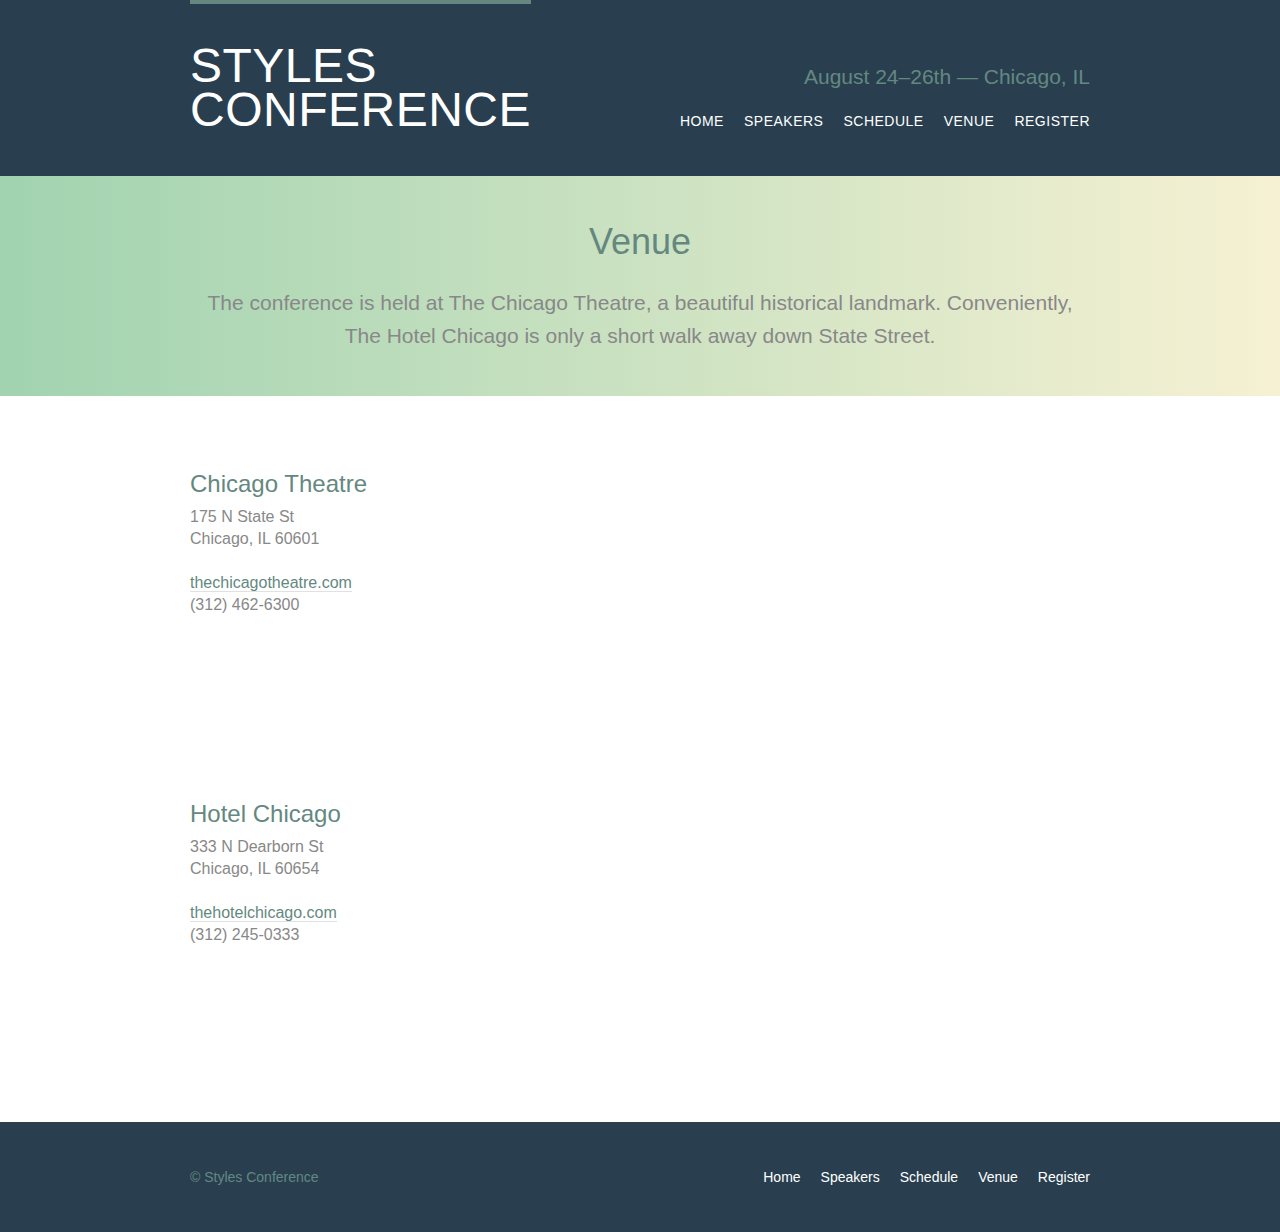
<file: pages/venue.html>
<!DOCTYPE html>
<html lang="en">
    <head>
        <meta charset="UTF-8">
        <meta http-equiv="X-UA-Compatible" content="IE=edge">
        <meta name="viewport" content="width=device-width, initial-scale=1.0">
        <title>Styles Conference</title>

        <meta name="author" content="Hunter Faulkner">
        <meta name="date" content="1/27/2022">

        <link rel="stylesheet" href="../styles/style.css">
    </head>
    <body>
        <header class="primary-header container group">
            <h1 class="logo">
                <a href="../index.html">Styles <br> Conference</a>
            </h1>
            <h3 class="tagline">August 24–26th — Chicago, IL</h3>
            <nav class="nav primary-nav">
                <ul>
                  <li><a href="../index.html">Home</a></li><!--
                  --><li><a href="speakers.html">Speakers</a></li><!--
                  --><li><a href="schedule.html">Schedule</a></li><!--
                  --><li><a href="venue.html">Venue</a></li><!--
                  --><li><a href="register.html">Register</a></li>
                </ul>
            </nav>
        </header>
        <section class="row-alt">
            <div class="lead container">
                <h1>Venue</h1>
                <p>The conference is held at The Chicago Theatre, a beautiful historical landmark. Conveniently, The Hotel Chicago is only a short walk away down State Street.</p>
            </div>
        </section>
        <section class="row">
            <div class="grid">
                <section class="venue-theatre">
                    <div class="col-1-3">
                        <h2>Chicago Theatre</h2>
                        <p>175 N State St <br> Chicago, IL 60601</p>
                        <p><a href="http://www.thechicagotheatre.com/">thechicagotheatre.com</a> <br> (312) 462-6300</p>
                    </div><!--
                    --><iframe class="venue-map col-2-3" src="https://www.google.com/maps/embed?pb=!1m5!3m3!1m2!1s0x880e2ca55810a493%3A0x4700ddf60fcbfad6!2schicago+theatre!5e0!3m2!1sen!2sus!4v1388701393606"></iframe>
                </section>
                <section class="venue-hotel">
                    <div class="col-1-3">
                        <h2>Hotel Chicago</h2>
                        <p>333 N Dearborn St <br> Chicago, IL 60654</p>
                        <p><a href="http://www.thehotelchicago.com/">thehotelchicago.com</a> <br> (312) 245-0333</p>
                    </div><!--
                    --><iframe class="venue-map col-2-3" src="https://www.google.com/maps/embed?pb=!1m5!3m3!1m2!1s0x880e2cb1da049173%3A0xa5c91d255a775f0b!2sHotel+Sax+Chicago%2C+North+Dearborn+Street%2C+Chicago%2C+IL!5e0!3m2!1sen!2sus!4v1388702493978"></iframe>
                </section>
            </div>
        </section>
        <footer class="primary-footer container group">
            <small>&copy; Styles Conference</small>
            <nav class="nav">
                <ul>
                  <li><a href="../index.html">Home</a></li><!--
                  --><li><a href="speakers.html">Speakers</a></li><!--
                  --><li><a href="schedule.html">Schedule</a></li><!--
                  --><li><a href="venue.html">Venue</a></li><!--
                  --><li><a href="register.html">Register</a></li>
                </ul>
            </nav>
        </footer>
    </body>
</html>
</file>
<file: styles/style.css>
/* http://meyerweb.com/eric/tools/css/reset/ 
   v2.0 | 20110126
   License: none (public domain)
*/

/*      ~~ CSS RESET~~                      */

html, body, div, span, applet, object, iframe,
h1, h2, h3, h4, h5, h6, p, blockquote, pre,
a, abbr, acronym, address, big, cite, code,
del, dfn, em, img, ins, kbd, q, s, samp,
small, strike, strong, sub, sup, tt, var,
b, u, i, center,
dl, dt, dd, ol, ul, li,
fieldset, form, label, legend,
table, caption, tbody, tfoot, thead, tr, th, td,
article, aside, canvas, details, embed, 
figure, figcaption, footer, header, hgroup, 
menu, nav, output, ruby, section, summary,
time, mark, audio, video {
	margin: 0;
	padding: 0;
	border: 0;
	font-size: 100%;
	font: inherit;
	vertical-align: baseline;
}
/* HTML5 display-role reset for older browsers */
article, aside, details, figcaption, figure, 
footer, header, hgroup, menu, nav, section {
	display: block;
}
body {
	line-height: 1;
}
ol, ul {
	list-style: none;
}
blockquote, q {
	quotes: none;
}
blockquote:before, blockquote:after,
q:before, q:after {
	content: '';
	content: none;
}
table {
	border-collapse: collapse;
	border-spacing: 0;
}

/*              RESET COMPLETE               */


/*
  ========================================
  Grid
  ========================================
*/

/* Box Sizing for all elements WITH vendor prefixes */

*,
*:before, 
*:after {
    -webkit-box-sizing: border-box;
    -moz-box-sizing: border-box;
    box-sizing: border-box;
}

/* 
    Basic styles for all boxes 
    [Sections, h1, header/footer   
*/

.container,
.grid {
  margin: 0 auto;
  width: 960px;
}
.container {
  padding: 0 30px;
}
.col-1-3 {
    width: 33.33%;
}
.col-2-3 {
    width: 66.66%;
}
.col-1-3,
.col-2-3 {
  display: inline-block;
  vertical-align: top;
}
.grid,
.col-1-3,
.col-2-3 {
  padding: 0 15px;
}

/*
  ========================================
  Typography
  ========================================
*/

h1, h3, h4, h5, p {
    margin-bottom: 22px;
}

/*
  ========================================
  Leads
  ========================================
*/

.lead {
    text-align: center;
}
.lead p {
    font-size: 21px;
    line-height: 33px;
}


/*
  ========================================
  Buttons
  ========================================
*/

.btn {
    border-radius: 5px;
    color: #fff;
    cursor: pointer;
    display: inline-block;
    font-weight: 400;
    letter-spacing: .5px;
    margin: 0;
    text-transform: uppercase;
}
.btn-alt {
    border: 1px solid #fff;
    padding: 10px 30px;
}
.btn-alt:hover {
    background: #fff;
    color: #648880;
}

/*
  ========================================
  Home
  ========================================
*/

.hero {
    color: #fff;
    line-height: 44px;
    padding: 22px 80px 66px 80px;
    text-align: center;
}
.hero h2 {
    font-size: 36px;
}
.hero p {
    font-size: 24px;
    font-weight: 200;
}

/*
  ========================================
  Links
  ========================================
*/

.teaser a:hover h3 {
    color: #5cb1f3;
}
a {
    color: #648880;
    text-decoration: none;
}
a:hover {
    color: #5cb1f3;
}
p a {
    border-bottom: 1px solid #dfe2e5;
}

.nav {
    text-align: right;
}
.nav li {
    display: inline-block;
    margin: 0 10px;
    vertical-align: top;
}
  .nav li:last-child {
    margin-right: 0;
}
.teaser img {
    border-radius: 5px;
    display: block;
    margin-bottom: 22px;
    max-width: 100%
}

/*
  ========================================
  Primary header
  ========================================
*/

.logo {
    border-top: 4px solid #648880;
    float: left;
    font-size: 48px;
    font-weight: 200;
    letter-spacing: .5px;
    line-height: 44px;
    padding: 40px 0 22px 0;
    text-transform: uppercase;
}
.tagline {
    margin: 66px 0 22px 0;
    text-align: right;
}
.primary-nav {
    font-size: 14px;
    font-weight: 400;
    letter-spacing: .5px;
    text-transform: uppercase;
  }

/*
  ========================================
  Primary footer
  ========================================
*/

.primary-footer {
    color: #648880;
    font-size: 14px;
    padding-bottom: 44px;
    padding-top: 44px;
}
  .primary-footer small {
    float: left;
    font-weight: 400;
}

/*
  ========================================
  Clearfix
  ========================================
*/

.group:before,
.group:after {
    content: "";
    display: table;
}

.group:after {
    clear: both;
}

.group {
    clear: both;
    *zoom: 1;
}

/*
  ========================================
  Rows
  ========================================
*/

.row,
.row-alt{
  min-width: 960px;
}
.row {
  background: #fff;
  padding: 66px 0 44px 0;
}
.row-alt {
   background: #cbe2c1;
   background: -webkit-linear-gradient(to right, #a1d3b0, #f6f1d3);
   background: -moz-linear-gradient(to right, #a1d3b0, #f6f1d3);
   background: linear-gradient(to right, #a1d3b0, #f6f1d3);
   padding: 44px 0 22px 0;
}

/*
  ========================================
  Custom styles
  ========================================
*/
body {
    background: #293f50;
    color: #888;
    font: 300 16px/22px "Lato", "Open Sans", "Helvetica Neue", Helvetica, Arial, sans-serif;
}
h1, h2, h3, h4 {
    color: #648880;
}
h1 {
    font-size: 36px;
    line-height: 44px;
}
h2 {
    font-size: 24px;
    line-height: 44px;
}
h3 {
    font-size: 21px;
}
h4 {
    font-size: 18px;
}
h5 {
    color: #a9b2b9;
    font-size: 14px;
    font-weight: 400;
    text-transform: uppercase;
}
strong {
    font-weight: 400;
}
cite, em {
    font-style: italic;
}

.primary-header a,
.primary-footer a {
  color: #fff;
}
.primary-header a:hover,
.primary-footer a:hover {
  color: #648880;
}

/*
  ========================================
  Speakers
  ========================================
*/
  
.speaker-info {
    border: 1px solid #dfe2e5;
    border-radius: 5px;
    margin-top: 88px;
    padding: 0 0 22px 0;
    text-align: center;
}
.speaker {
    margin-bottom: 44px;
}
.speaker-info img {
    border-radius: 50%;
    height: 130px;
    margin: -66px 0 22px 0;
    vertical-align: top;
}

/*
  ========================================
  Venue
  ========================================
*/

.venue-theatre {
    margin-bottom: 66px;
}
.venue-hotel {
    margin-bottom: 22px;
}
.venue-map {
    height: 264px;
}

/*
  ========================================
  Register
  ========================================
*/

.why-attend {
    list-style: square;
    margin: 0 0 22px 30px;
}
form {
    margin-bottom: 22px;
}
input,
select,
textarea {
    font: 300 16px/22px "Lato", "Open Sans", "Helvetica Neue", Helvetica, Arial, sans-serif;
}
.register-group label {
    color: #648880;
    cursor: pointer;
    font-weight: 400;
}
.register-group input,
.register-group select,
.register-group textarea {
    border: 1px solid #c6c9cc;
    border-radius: 5px;
    color: #888;
    display: block;
    margin: 5px 0 27px 0;
    padding: 5px 8px;
}
.register-group input,
.register-group textarea {
    width: 100%;
}
  .register-group select {
    height: 34px;
    width: 60px;
}
.register-group textarea {
    height: 78px;
}
.btn-default {
    border: 0;
    background: #648880;
    padding: 11px 30px;
    font-size: 14px;
}
.btn-default:hover {
    background: #77a198;
}
/*
  ========================================
  Schedule
  ========================================
*/

table {
    margin-bottom: 44px;
    width: 100%;
}
table:last-child {
    margin-bottom: 0;
}
th,
td {
  padding-bottom: 22px;
  vertical-align: top;
}
th {
  padding-right: 45px;
  text-align: right;
  width: 20%;
}
td {
  width: 40%;
}
thead {
    line-height: 44px;
}
thead th {
    color: #648880;
    font-size: 24px;
}
tbody th {
    color: #a9b2b9;
    font-size: 14px;
    font-weight: 400;
    padding-top: 22px;
    text-transform: uppercase;
}
tbody td {
    border-top: 1px solid #dfe2e5;
    padding-top: 21px;
}
tbody td:first-of-type {
    padding-right: 15px;
}
tbody td:last-of-type {
    padding-left: 15px;
}
tbody td:only-of-type {
    padding-left: 0;
    padding-right: 0;
}
table a {
    color: #888;
}
table h4 {
    margin-bottom: 0;
}
.schedule-offset {
    color: #a9b2b9;
}
</file>
